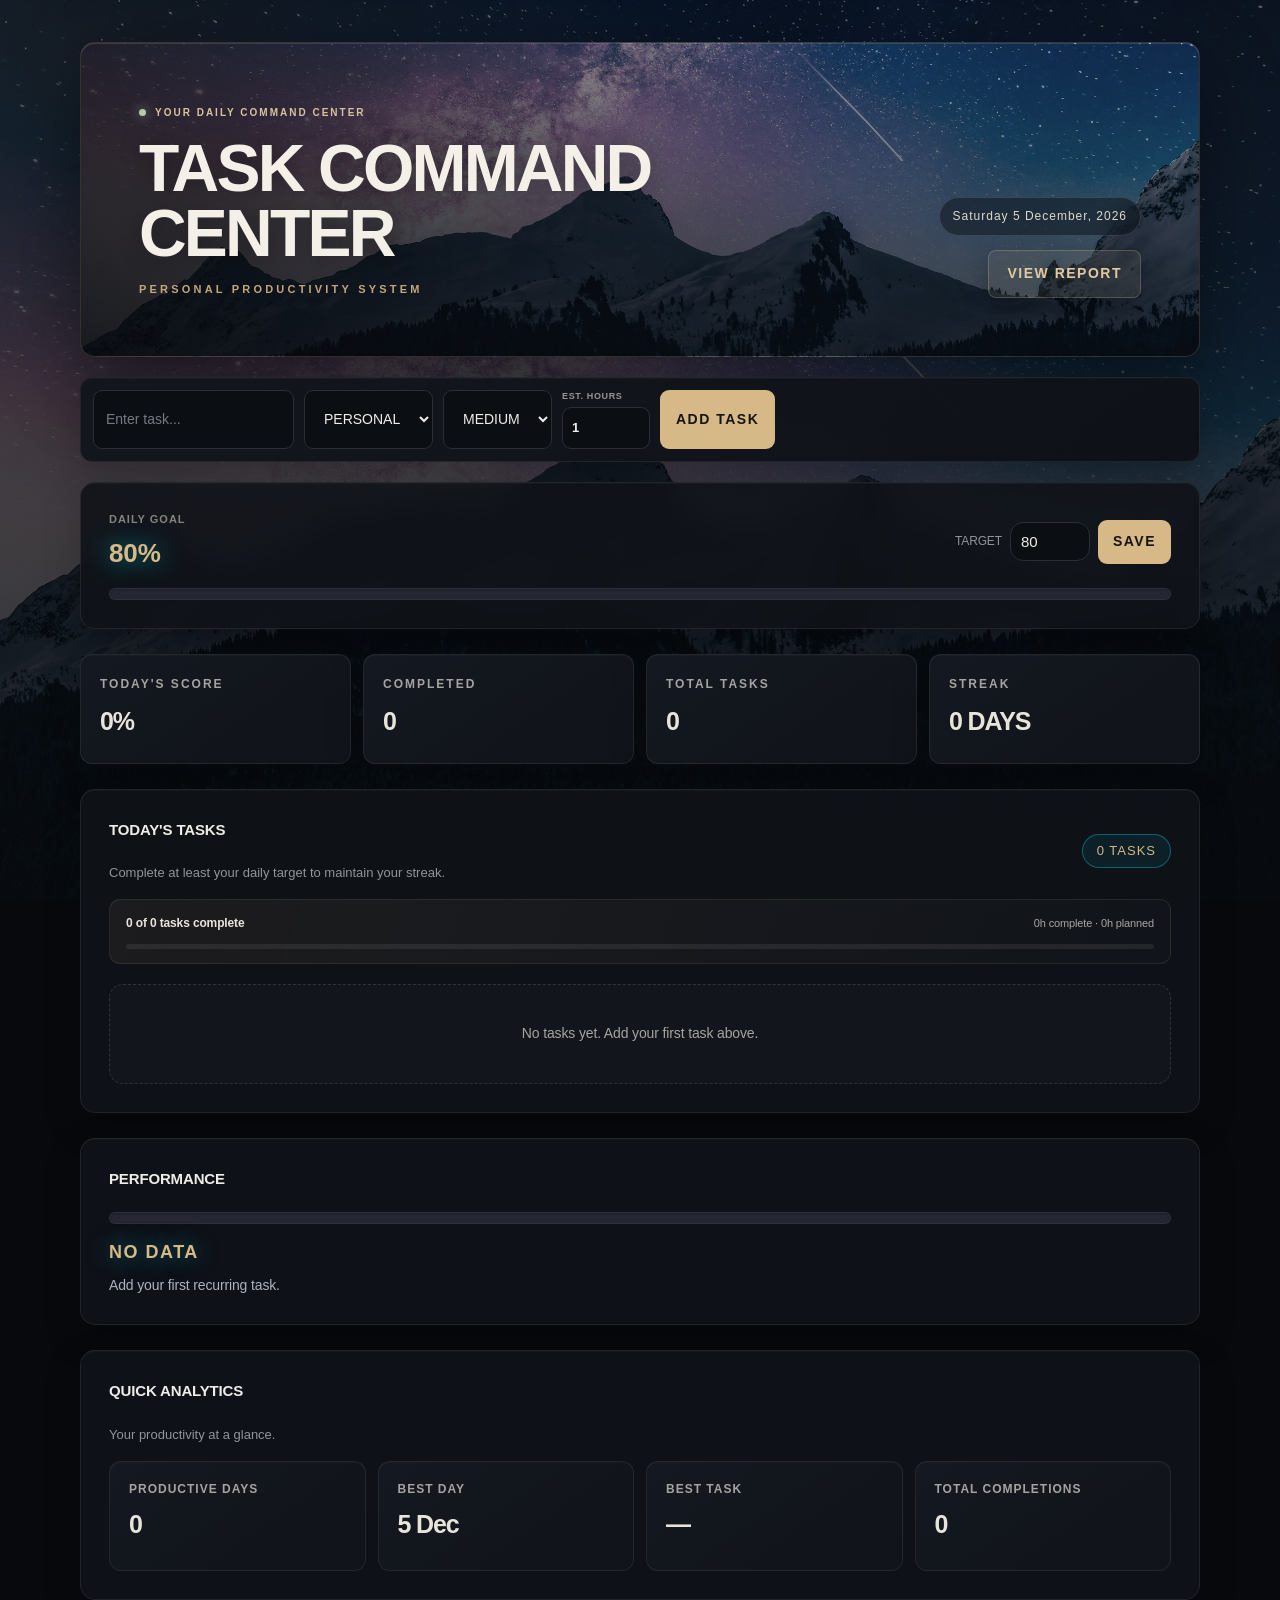
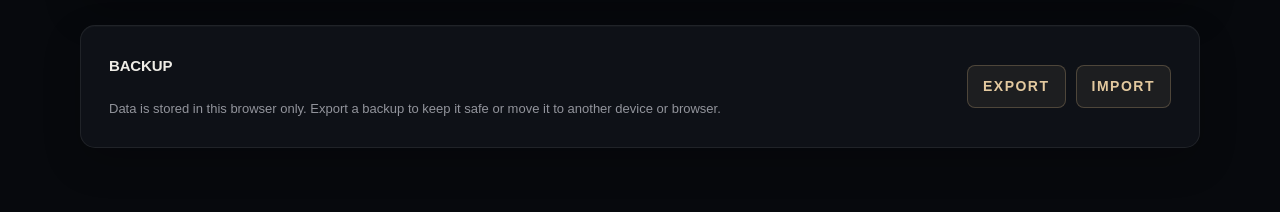
<file: index.html>
<!DOCTYPE html>
<html lang="en">
<head>
    <meta charset="UTF-8">
    <meta name="viewport" content="width=device-width, initial-scale=1.0, viewport-fit=cover">
    <meta name="theme-color" content="#05080d">
    <meta name="color-scheme" content="dark">
    <meta name="description" content="Task Command Center: a personal productivity tracker with daily goals, streaks and reports.">
    <link rel="icon" href="data:image/svg+xml,%3Csvg xmlns=%27http://www.w3.org/2000/svg%27 viewBox=%270 0 64 64%27%3E%3Crect width=%2764%27 height=%2764%27 rx=%2714%27 fill=%27%2305080d%27/%3E%3Cpath d=%27M16 33l10 10 22-24%27 fill=%27none%27 stroke=%27%2300e5ff%27 stroke-width=%278%27 stroke-linecap=%27round%27 stroke-linejoin=%27round%27/%3E%3C/svg%3E">

    <title>Task Command Center</title>

    <link rel="stylesheet" href="style.css">
</head>

<body class="dashboard-page">

<div class="container">

    <header class="dashboard-hero">
        <div class="dashboard-hero-copy">
            <span class="hero-kicker">
                <i></i>
                YOUR DAILY COMMAND CENTER
            </span>
            <h1>TASK COMMAND CENTER</h1>
            <p>PERSONAL PRODUCTIVITY SYSTEM</p>
        </div>

        <div class="header-actions">
            <div class="date" id="date"></div>

            <div class="header-buttons">
                <button class="secondary-btn"
                        onclick="location.href='reports.html'">
                    VIEW REPORT
                </button>
            </div>
        </div>
    </header>


    <!-- ADD TASK -->

    <section class="add-task">

        <input
            type="text"
            id="taskInput"
            placeholder="Enter task..."
        >

        <select id="categoryInput">
            <option value="PERSONAL">PERSONAL</option>
            <option value="GATE">GATE</option>
            <option value="CODING">CODING</option>
            <option value="FITNESS">FITNESS</option>
            <option value="STUDY">STUDY</option>
            <option value="OTHER">OTHER</option>
        </select>

        <select id="priorityInput">
            <option value="HIGH">HIGH</option>
            <option value="MEDIUM" selected>MEDIUM</option>
            <option value="LOW">LOW</option>
        </select>

        <label class="task-hours-input">
            <span>EST. HOURS</span>
            <input
                type="number"
                id="taskHoursInput"
                min="0.25"
                max="24"
                step="0.25"
                value="1"
                required
                aria-label="Estimated task hours"
            >
        </label>

        <button onclick="addTask()">
            ADD TASK
        </button>

    </section>


    <!-- DAILY GOAL -->

    <section class="goal-section">

        <div class="goal-header">
            <div>
                <span class="section-label">
                    DAILY GOAL
                </span>

                <strong id="goalText">
                    80%
                </strong>
            </div>

            <div class="goal-control">
                <label for="goalInput">
                    TARGET
                </label>

                <input
                    type="number"
                    id="goalInput"
                    min="1"
                    max="100"
                    value="80"
                >

                <button onclick="saveGoal()">
                    SAVE
                </button>
            </div>
        </div>

        <div class="progress goal-progress">
            <div id="goalProgressBar"></div>
        </div>

    </section>


    <!-- STATS -->

    <section class="stats">

        <div class="card">
            <span>TODAY'S SCORE</span>
            <strong id="score">0%</strong>
        </div>

        <div class="card">
            <span>COMPLETED</span>
            <strong id="completed">0</strong>
        </div>

        <div class="card">
            <span>TOTAL TASKS</span>
            <strong id="total">0</strong>
        </div>

        <div class="card">
            <span>STREAK</span>
            <strong id="streak">0 DAYS</strong>
        </div>

    </section>


    <!-- TASKS -->

    <section class="tasks">

        <div class="section-heading">
            <div>
                <h2>TODAY'S TASKS</h2>
                <p class="section-subtitle">
                    Complete at least your daily target to maintain your streak.
                </p>
            </div>

            <div id="taskCount" class="task-count">
                0 TASKS
            </div>
        </div>

        <div class="task-overview">
            <div class="task-overview-copy">
                <strong id="taskSummary">0 of 0 tasks complete</strong>
                <span id="taskTimeSummary">0h complete · 0h planned</span>
            </div>
            <div
                class="task-overview-track"
                role="meter"
                aria-label="Today's task completion"
                aria-valuemin="0"
                aria-valuemax="0"
                aria-valuenow="0"
            >
                <span id="taskCompletionBar"></span>
            </div>
        </div>

        <div id="taskList"></div>

    </section>


    <!-- PERFORMANCE -->

    <section class="report">

        <h2>PERFORMANCE</h2>

        <div class="progress">
            <div id="progressBar"></div>
        </div>

        <h3 id="performanceStatus">
            NO DATA
        </h3>

        <p id="reportText">
            Start completing tasks to generate your report.
        </p>

    </section>


    <!-- QUICK ANALYTICS -->

    <section class="report">

        <div class="section-heading">
            <div>
                <h2>QUICK ANALYTICS</h2>
                <p class="section-subtitle">
                    Your productivity at a glance.
                </p>
            </div>
        </div>

        <div class="analytics-grid">

            <div class="analytics-card">
                <span>PRODUCTIVE DAYS</span>
                <strong id="productiveDays">0</strong>
            </div>

            <div class="analytics-card">
                <span>BEST DAY</span>
                <strong id="bestDay">—</strong>
            </div>

            <div class="analytics-card">
                <span>BEST TASK</span>
                <strong id="bestTask">—</strong>
            </div>

            <div class="analytics-card">
                <span>TOTAL COMPLETIONS</span>
                <strong id="totalCompletions">0</strong>
            </div>

        </div>

    </section>

    <!-- BACKUP -->

    <section class="report backup-section">

        <div class="section-heading">
            <div>
                <h2>BACKUP</h2>
                <p class="section-subtitle">
                    Data is stored in this browser only. Export a backup to
                    keep it safe or move it to another device or browser.
                </p>
            </div>

            <div class="backup-actions">
                <button class="secondary-btn" onclick="exportData()">
                    EXPORT
                </button>

                <button class="secondary-btn"
                        onclick="document.getElementById('importFile').click()">
                    IMPORT
                </button>

                <input
                    type="file"
                    id="importFile"
                    accept="application/json,.json"
                    hidden
                    onchange="importData(event)"
                >
            </div>
        </div>

    </section>

</div>

<script src="app.js"></script>

</body>
</html>
</file>
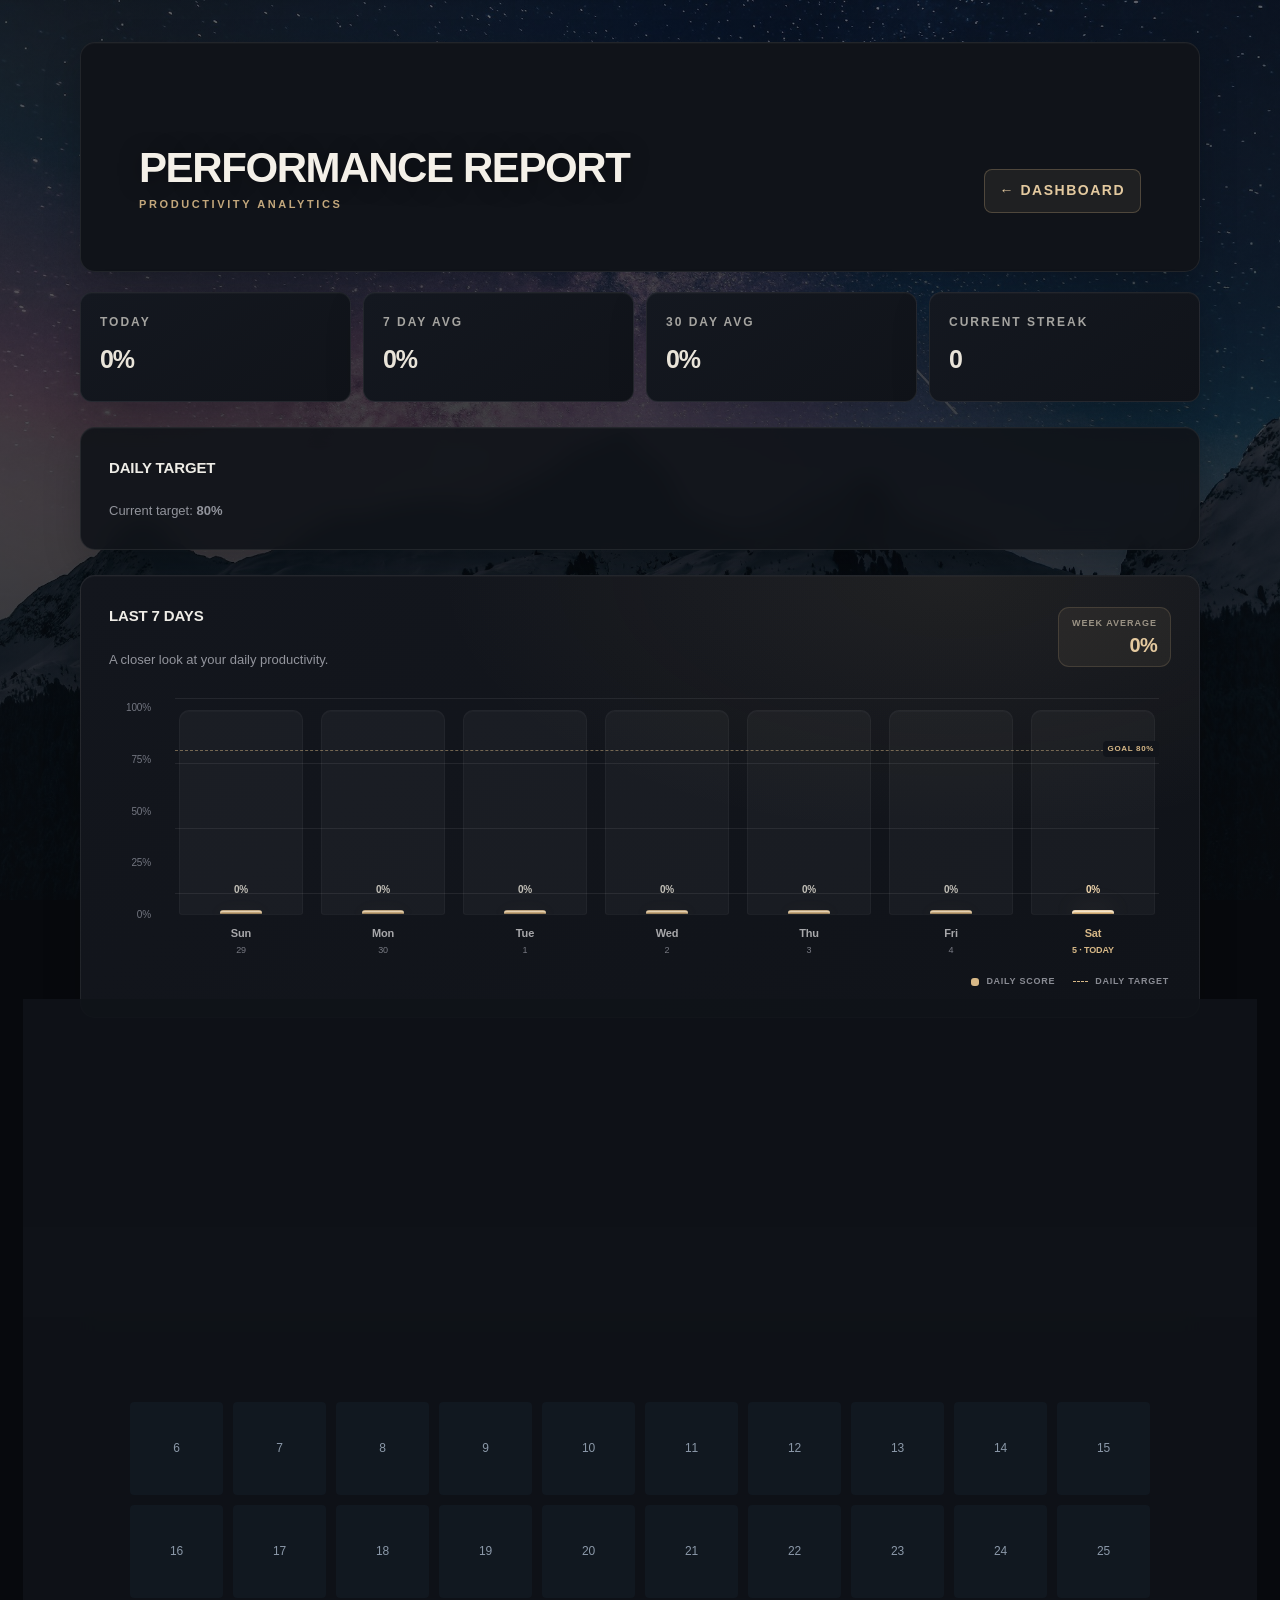
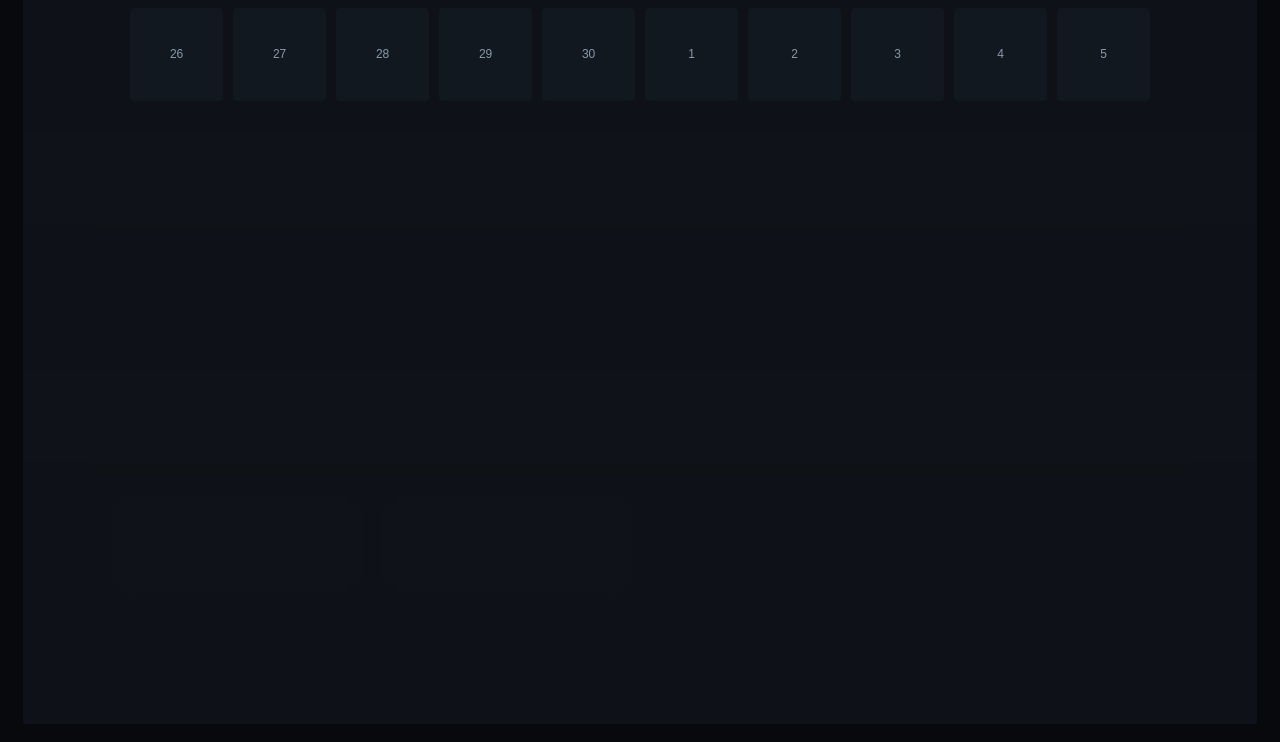
<file: reports.html>
<!DOCTYPE html>
<html lang="en">

<head>

    <meta charset="UTF-8">

    <meta
        name="viewport"
        content="width=device-width, initial-scale=1.0, viewport-fit=cover"
    >

    <meta name="theme-color" content="#05080d">
    <meta name="color-scheme" content="dark">

    <link rel="icon" href="data:image/svg+xml,%3Csvg xmlns=%27http://www.w3.org/2000/svg%27 viewBox=%270 0 64 64%27%3E%3Crect width=%2764%27 height=%2764%27 rx=%2714%27 fill=%27%2305080d%27/%3E%3Cpath d=%27M16 33l10 10 22-24%27 fill=%27none%27 stroke=%27%2300e5ff%27 stroke-width=%278%27 stroke-linecap=%27round%27 stroke-linejoin=%27round%27/%3E%3C/svg%3E">

    <title>Task Reports</title>

    <link rel="stylesheet" href="style.css">

</head>

<body>

<div class="container">

    <header>

        <div>

            <h1>PERFORMANCE REPORT</h1>

            <p>PRODUCTIVITY ANALYTICS</p>

        </div>

        <button
            class="secondary-btn"
            onclick="location.href='index.html'"
        >
            ← DASHBOARD
        </button>

    </header>


    <!-- MAIN STATS -->

    <section class="stats">

        <div class="card">

            <span>TODAY</span>

            <strong id="todayScore">
                0%
            </strong>

        </div>


        <div class="card">

            <span>7 DAY AVG</span>

            <strong id="weekScore">
                0%
            </strong>

        </div>


        <div class="card">

            <span>30 DAY AVG</span>

            <strong id="monthScore">
                0%
            </strong>

        </div>


        <div class="card">

            <span>CURRENT STREAK</span>

            <strong id="currentStreak">
                0
            </strong>

        </div>

    </section>


    <!-- DAILY GOAL -->

    <section class="report">

        <h2>DAILY TARGET</h2>

        <p class="section-subtitle">
            Current target:
            <strong id="reportGoal">80%</strong>
        </p>

    </section>


    <!-- WEEKLY CHART -->

    <section class="report weekly-report">

        <div class="section-heading">
            <div>
                <h2>LAST 7 DAYS</h2>
                <p class="section-subtitle">
                    A closer look at your daily productivity.
                </p>
            </div>
            <div class="weekly-average">
                <span>WEEK AVERAGE</span>
                <strong id="weeklyAverage">0%</strong>
            </div>
        </div>

        <div class="weekly-chart-shell">
            <div class="weekly-chart-axis" aria-hidden="true">
                <span>100%</span>
                <span>75%</span>
                <span>50%</span>
                <span>25%</span>
                <span>0%</span>
            </div>
            <div class="weekly-chart-plot">
                <div class="weekly-goal-line" aria-hidden="true">
                    <span>GOAL <strong id="weeklyGoalLabel">80%</strong></span>
                </div>
                <div
                    class="chart weekly-chart"
                    id="weeklyChart"
                    role="img"
                    aria-label="Daily productivity scores for the last seven days"
                ></div>
            </div>
        </div>

        <div class="weekly-chart-legend">
            <span><i class="legend-bar"></i> DAILY SCORE</span>
            <span><i class="legend-goal"></i> DAILY TARGET</span>
        </div>

    </section>


    <!-- CONSISTENCY -->

    <section class="report">

        <h2>TASK CONSISTENCY</h2>

        <div id="taskConsistency"></div>

    </section>


    <!-- ACTIVITY -->

    <section class="report">

        <div class="section-heading">
            <div>
                <h2>30 DAY ACTIVITY</h2>
                <p class="section-subtitle">
                    Select any day to view its report.
                </p>
            </div>
        </div>

        <div id="activityCalendar" aria-label="Activity calendar for the last 30 days"></div>

    </section>

    <dialog class="day-report-dialog" id="dayReportDialog" aria-labelledby="dayReportTitle">
        <div class="day-report-content">
            <button class="day-report-close secondary-btn" id="closeDayReport" type="button" aria-label="Close">
                &times;
            </button>
            <p class="day-report-eyebrow" id="dayReportEyebrow">DATE SELECTED</p>
            <h2 id="dayReportTitle"></h2>

            <div id="dayReportPrompt">
                <p class="section-subtitle">Would you like to see this day's report?</p>
                <div class="day-report-actions">
                    <button class="secondary-btn" id="cancelDayReport" type="button">CANCEL</button>
                    <button id="seeDayReport" type="button">SEE REPORT</button>
                </div>
            </div>

            <div id="dayReportDetails" hidden>
                <div class="day-report-score">
                    <span>PRODUCTIVITY</span>
                    <strong id="dayReportScore">0%</strong>
                </div>
                <p class="day-report-summary" id="dayReportSummary"></p>
                <ul class="day-report-tasks" id="dayReportTasks"></ul>
                <p class="day-report-empty" id="dayReportEmpty" hidden>No tasks were set up for this day.</p>
            </div>
        </div>
    </dialog>


    <!-- ADVANCED ANALYTICS -->

    <section class="report">

        <h2>ADVANCED ANALYTICS</h2>

        <div class="analytics-grid">

            <div class="analytics-card">

                <span>
                    PRODUCTIVE DAYS
                </span>

                <strong id="productiveDays">
                    0
                </strong>

            </div>


            <div class="analytics-card">

                <span>
                    BEST DAY
                </span>

                <strong id="bestDay">
                    —
                </strong>

            </div>


            <div class="analytics-card">

                <span>
                    MOST CONSISTENT TASK
                </span>

                <strong id="bestTask">
                    —
                </strong>

            </div>


            <div class="analytics-card">

                <span>
                    TOTAL COMPLETIONS
                </span>

                <strong id="totalCompletions">
                    0
                </strong>

            </div>

        </div>

    </section>


    <!-- STREAK -->

    <section class="report">

        <h2>STREAK RECORD</h2>

        <div class="stats">

            <div class="card">

                <span>
                    CURRENT STREAK
                </span>

                <strong id="currentStreak2">
                    0 DAYS
                </strong>

            </div>


            <div class="card">

                <span>
                    BEST STREAK
                </span>

                <strong id="bestStreak2">
                    0 DAYS
                </strong>

            </div>

        </div>

    </section>

</div>


<script src="reports.js"></script>

</body>

</html>
</file>
<file: style.css>
* {
    margin: 0;
    padding: 0;
    box-sizing: border-box;
}

:root {
    --bg: #05080d;
    --panel: #0b1018;
    --panel2: #101721;
    --line: #1c2835;
    --cyan: #00e5ff;
    --green: #00e676;
    --orange: #ff9800;
    --red: #ff3b30;
    --text: #f4f7fb;
    --muted: #8b98a8;
}

body {
    font-family: Arial, sans-serif;
    background:
        linear-gradient(135deg, rgba(4, 9, 17, 0.72), rgba(4, 9, 17, 0.48)),
        url("focus-night-sky.jpg") center/cover no-repeat fixed;
    color: var(--text);
    min-height: 100vh;
}

.container {
    width: 92%;
    max-width: 1350px;
    margin: auto;
    padding: 35px 0 60px;
}

/* ==========================================
   HEADER
   ========================================== */

header {
    display: flex;
    justify-content: space-between;
    align-items: center;
    padding: 25px;
    background: rgba(10, 15, 23, 0.92);
    border: 1px solid rgba(0, 229, 255, 0.2);
    border-radius: 15px;
    margin-bottom: 25px;
}

h1 {
    font-size: 30px;
    letter-spacing: 3px;
}

header p {
    color: var(--cyan);
    margin-top: 8px;
    letter-spacing: 2px;
}

.date {
    color: #aaa;
    margin-bottom: 12px;
}

.header-actions {
    text-align: right;
}

/* ==========================================
   BUTTONS
   ========================================== */

button {
    padding: 14px 22px;
    border: none;
    border-radius: 9px;
    background: var(--cyan);
    color: #001014;
    font-weight: bold;
    cursor: pointer;
    transition: .2s;
}

button:hover {
    transform: translateY(-1px);
    box-shadow: 0 0 20px rgba(0, 229, 255, .45);
}

.secondary-btn {
    background: transparent;
    color: var(--cyan);
    border: 1px solid var(--cyan);
}

/* ==========================================
   ADD TASK
   ========================================== */

.add-task {
    display: grid;
    grid-template-columns: 1fr 170px 150px auto;
    gap: 10px;
    margin-bottom: 20px;
}
.add-task input,
.add-task select,

.goal-control input {
    padding: 15px;
    background: #0b1018;
    border: 1px solid #263241;
    border-radius: 10px;
    color: white;
    font-size: 15px;
    outline: none;
}
.add-task input:focus,
.add-task select:focus,

.goal-control input:focus {
    border-color: var(--cyan);
}

select option {
    background: #0b1018;
    color: white;
}

/* ==========================================
   GOAL
   ========================================== */

.goal-section {
    background: var(--panel);
    padding: 22px;
    border-radius: 15px;
    border: 1px solid var(--line);
    margin-bottom: 25px;
}

.goal-header {
    display: flex;
    justify-content: space-between;
    align-items: center;
    margin-bottom: 15px;
}

.section-label {
    display: block;
    color: var(--muted);
    font-size: 12px;
    letter-spacing: 2px;
}

#goalText {
    display: block;
    margin-top: 5px;
    color: var(--cyan);
    font-size: 26px;
}

.goal-control {
    display: flex;
    align-items: center;
    gap: 8px;
}

.goal-control label {
    color: var(--muted);
    font-size: 12px;
}

.goal-control input {
    width: 80px;
    padding: 10px;
}

.goal-control button {
    padding: 10px 14px;
}

.goal-progress {
    margin-bottom: 0 !important;
}

/* ==========================================
   STATS
   ========================================== */

.stats {
    display: grid;
    grid-template-columns: repeat(4, 1fr);
    gap: 15px;
    margin-bottom: 25px;
}

.card {
    background: var(--panel);
    padding: 25px;
    border-radius: 15px;
    border: 1px solid var(--line);
}

.card span {
    color: #7d8a9a;
    font-size: 13px;
    letter-spacing: 1px;
}

.card strong {
    display: block;
    margin-top: 10px;
    font-size: 30px;
    color: var(--cyan);
}

/* ==========================================
   TASK SECTION
   ========================================== */

.tasks {
    background: var(--panel);
    padding: 25px;
    border-radius: 15px;
    border: 1px solid var(--line);
    margin-bottom: 25px;
}

.section-heading {
    display: flex;
    justify-content: space-between;
    align-items: center;
    margin-bottom: 20px;
}

h2 {
    margin-bottom: 5px;
    letter-spacing: 2px;
}

.section-subtitle {
    color: var(--muted);
    font-size: 13px;
}

.task-count {
    color: var(--cyan);
    font-size: 13px;
    letter-spacing: 1px;
}

/* TASK TABLE */

.task-table-header {
    display: grid;
    grid-template-columns: 70px 1fr 150px 120px 90px;
    gap: 15px;
    padding: 10px 15px;
    color: #667588;
    font-size: 11px;
    letter-spacing: 1px;
}

.task {
    display: grid;
    grid-template-columns: 55px 1fr 150px 120px 90px;
    gap: 15px;
    align-items: center;
    padding: 15px;
    margin-bottom: 10px;
    background: var(--panel2);
    border-radius: 10px;
    border-left: 4px solid var(--cyan);
    transition: .2s;
}

.task:hover {
    transform: translateX(2px);
    background: #131c27;
}

.task.completed {
    opacity: .55;
    border-left-color: var(--green);
}

.task.completed .task-name {
    text-decoration: line-through;
}

.task-checkbox {
    width: 20px;
    height: 20px;
    cursor: pointer;
}

.task-name {
    font-weight: 600;
    word-break: break-word;
}
.category-badge,

.priority-badge {
    display: inline-block;
    padding: 6px 9px;
    border-radius: 6px;
    font-size: 10px;
    font-weight: bold;
    letter-spacing: .7px;
    text-align: center;
}

.category-badge {
    background: rgba(0, 229, 255, .1);
    color: var(--cyan);
}

.priority-high {
    background: rgba(255, 59, 48, .15);
    color: #ff6b63;
}

.priority-medium {
    background: rgba(255, 152, 0, .15);
    color: #ffad33;
}

.priority-low {
    background: rgba(0, 230, 118, .15);
    color: #42f49a;
}

.delete-btn {
    padding: 8px 10px;
    background: transparent;
    border: 1px solid rgba(255, 59, 48, .5);
    color: #ff6b63;
    font-size: 11px;
}

.delete-btn:hover {
    background: rgba(255, 59, 48, .1);
    box-shadow: none;
}

/* ==========================================
   REPORT
   ========================================== */

.report {
    background: var(--panel);
    padding: 25px;
    border-radius: 15px;
    border: 1px solid var(--line);
    margin-bottom: 25px;
}

.progress {
    width: 100%;
    height: 15px;
    background: #1b2430;
    border-radius: 20px;
    overflow: hidden;
    margin-bottom: 15px;
}
#progressBar,

#goalProgressBar {
    height: 100%;
    width: 0%;
    background: var(--cyan);
    transition: width .4s;
}

#performanceStatus {
    margin: 15px 0 8px;
    font-size: 18px;
    letter-spacing: 1.5px;
    color: var(--cyan);
}

#reportText {
    color: #aab4c0;
}

/* ==========================================
   ANALYTICS
   ========================================== */

.analytics-grid {
    display: grid;
    grid-template-columns: repeat(4, 1fr);
    gap: 15px;
}

.analytics-card {
    background: #080d14;
    border: 1px solid var(--line);
    border-radius: 12px;
    padding: 20px;
}

.analytics-card span {
    display: block;
    color: var(--muted);
    font-size: 11px;
    letter-spacing: 1px;
}

.analytics-card strong {
    display: block;
    margin-top: 10px;
    color: var(--cyan);
    font-size: 22px;
    word-break: break-word;
}

/* ==========================================
   WEEKLY CHART
   ========================================== */

.chart {
    height: 280px;
    display: flex;
    align-items: flex-end;
    justify-content: space-around;
    gap: 15px;
    padding: 20px;
    background: #080d14;
    border-radius: 12px;
}

.chart-column {
    height: 100%;
    flex: 1;
    display: flex;
    flex-direction: column;
    justify-content: flex-end;
    align-items: center;
    gap: 10px;
}

.bar-container {
    height: 220px;
    width: 100%;
    display: flex;
    align-items: flex-end;
    justify-content: center;
}

.bar {
    width: 45px;
    min-height: 3px;
    background: var(--cyan);
    border-radius: 7px 7px 0 0;
    position: relative;
    transition: height .5s ease;
}

.bar:hover {
    box-shadow: 0 0 15px rgba(0, 229, 255, .7);
}

.bar span {
    position: absolute;
    top: -25px;
    left: 50%;
    transform: translateX(-50%);
    font-size: 11px;
    color: var(--cyan);
}

.day {
    color: #8b98a8;
    font-size: 13px;
}

/* ==========================================
   MINI PROGRESS
   ========================================== */

.mini-progress {
    width: 250px;
    height: 7px;
    background: #1b2430;
    border-radius: 10px;
    margin-top: 8px;
    overflow: hidden;
}

.mini-progress div {
    height: 100%;
    background: var(--cyan);
    border-radius: 10px;
}

/* ==========================================
   30 DAY ACTIVITY
   ========================================== */

#activityCalendar {
    display: grid;
    grid-template-columns: repeat(10, 1fr);
    gap: 10px;
    padding: 20px;
    background: #080d14;
    border-radius: 12px;
}

.activity-cell {
    aspect-ratio: 1;
    min-height: 45px;
    display: flex;
    align-items: center;
    justify-content: center;
    border-radius: 8px;
    font-size: 12px;
    color: #8b98a8;
    border: 1px solid #1b2430;
    transition: .2s;
    cursor: pointer;
}

.activity-cell:hover {
    transform: scale(1.08);
    color: white;
}

.level-0 {
    background: #111820;
}

.level-1 {
    background: #064653;
}

.level-2 {
    background: #087d91;
}

.level-3 {
    background: #00b8d4;
}

.level-4 {
    background: var(--cyan);
    color: #001014;
    font-weight: bold;
}

/* ==========================================
   HISTORY
   ========================================== */

.history-row {
    display: grid;
    grid-template-columns: 1fr 120px 100px;
    gap: 15px;
    align-items: center;
    padding: 13px 15px;
    margin-bottom: 8px;
    background: var(--panel2);
    border-radius: 9px;
}

.history-date {
    color: #cbd5e1;
}

.history-score {
    color: var(--cyan);
    font-weight: bold;
    text-align: right;
}

.history-status {
    font-size: 11px;
    text-align: center;
    padding: 5px;
    border-radius: 5px;
}

.status-good {
    color: var(--green);
    background: rgba(0,230,118,.1);
}

.status-bad {
    color: #ff6b63;
    background: rgba(255,59,48,.1);
}

/* ==========================================
   EMPTY STATE
   ========================================== */

.empty-state {
    text-align: center;
    padding: 35px;
    color: var(--muted);
    border: 1px dashed #263241;
    border-radius: 10px;
}

/* ==========================================
   RESPONSIVE
   ========================================== */

@media (max-width: 900px) {

    .add-task {
        grid-template-columns: 1fr 1fr;
    }

    .add-task input {
        grid-column: 1 / -1;
    }

    .stats {
        grid-template-columns: repeat(2, 1fr);
    }

    .analytics-grid {
        grid-template-columns: repeat(2, 1fr);
    }

    .task-table-header {
        display: none;
    }

    .task {
        grid-template-columns: 40px 1fr;
    }
    .task > .category-badge,
    .task > .priority-badge,

    .task > .delete-btn {
        grid-column: 2;
        width: fit-content;
    }

    .goal-header {
        align-items: flex-start;
        gap: 20px;
    }
}

@media (max-width: 600px) {

    .container {
        width: 94%;
        padding-top: 20px;
    }

    header {
        flex-direction: column;
        align-items: flex-start;
        gap: 15px;
    }

    .header-actions {
        text-align: left;
    }

    h1 {
        font-size: 22px;
    }

    .add-task {
        grid-template-columns: 1fr;
    }

    .add-task input {
        grid-column: auto;
    }

    .stats {
        grid-template-columns: 1fr;
    }

    .analytics-grid {
        grid-template-columns: 1fr;
    }

    .goal-header {
        flex-direction: column;
    }

    .goal-control {
        width: 100%;
    }

    .goal-control input {
        flex: 1;
    }

    .mini-progress {
        width: 120px;
    }

    #activityCalendar {
        grid-template-columns: repeat(6, 1fr);
    }

    .activity-cell {
        min-height: 35px;
    }

    .history-row {
        grid-template-columns: 1fr 70px;
    }

    .history-status {
        grid-column: 2;
        grid-row: 1;
    }
}

/* ==========================================
   BROWSER / WEBSITE ENHANCEMENTS
   ========================================== */

html {
    -webkit-text-size-adjust: 100%;
    text-size-adjust: 100%;
    color-scheme: dark;
}

body {
    min-height: 100vh;
    min-height: 100dvh;
    padding-left: env(safe-area-inset-left);
    padding-right: env(safe-area-inset-right);
    padding-bottom: env(safe-area-inset-bottom);
    background-attachment: fixed;
    overflow-x: hidden;
}
button,
input,

select {
    font-family: inherit;
}
button:focus-visible,
input:focus-visible,
select:focus-visible,

.activity-cell:focus-visible {
    outline: 2px solid var(--cyan);
    outline-offset: 2px;
}

.task-checkbox {
    accent-color: var(--cyan);
}
.add-task select,

.add-task input {
    min-width: 0;
}

.header-buttons {
    display: flex;
    justify-content: flex-end;
    gap: 10px;
    flex-wrap: wrap;
}

.mini-progress {
    max-width: 100%;
}

.chart-column {
    min-width: 0;
}

.bar {
    width: min(45px, 80%);
}

/* Backup section */

.backup-section {
    margin-bottom: 0;
}

.backup-section .section-heading {
    margin-bottom: 0;
    gap: 20px;
}

.backup-actions {
    display: flex;
    gap: 10px;
    flex-shrink: 0;
}

/* Hover effects only where a real pointer exists */

@media (hover: none) {
    button:hover,
    .task:hover,

    .activity-cell:hover {
        transform: none;
        box-shadow: none;
    }
}

@media (prefers-reduced-motion: reduce) {
    *,
    *::before,

    *::after {
        transition: none !important;
        animation: none !important;
    }
}

/* Tablet */

@media (max-width: 900px) {

    .header-actions {
        flex-shrink: 0;
    }

    .section-heading {
        gap: 15px;
    }

    .history-row {
        grid-template-columns: 1fr 90px 90px;
    }

    .chart {
        gap: 8px;
        padding: 15px 10px;
    }
}

/* Phone */

@media (max-width: 600px) {

    /* 16px stops iOS Safari zooming the page when a field is focused */
    .add-task input,
    .add-task select,

    .goal-control input {
        font-size: 16px;
    }

    button {
        min-height: 44px;
    }
    .delete-btn,

    .goal-control button {
        min-height: 40px;
    }

    header {
        padding: 18px;
    }

    .header-actions {
        width: 100%;
    }

    .header-buttons {
        justify-content: flex-start;
    }

    .date {
        margin-bottom: 10px;
    }
    .card,
    .tasks,
    .report,

    .goal-section {
        padding: 18px;
    }

    .card strong {
        font-size: 26px;
    }

    .section-heading {
        flex-direction: column;
        align-items: flex-start;
    }

    .task {
        grid-template-columns: 32px 1fr;
        gap: 10px;
        padding: 14px;
    }

    .chart {
        height: 240px;
        gap: 4px;
        padding: 12px 6px;
    }

    .bar-container {
        height: 180px;
    }

    .bar span {
        font-size: 9px;
    }

    .day {
        font-size: 11px;
    }

    .mini-progress {
        width: 100%;
    }

    /* Task Consistency rows set an inline 2-column grid */

    #taskConsistency .task {
        grid-template-columns: 1fr 52px !important;
    }

    #activityCalendar {
        gap: 6px;
        padding: 12px;
    }

    .backup-actions {
        width: 100%;
    }

    .backup-actions button {
        flex: 1;
    }
}

@media (max-width: 360px) {

    h1 {
        font-size: 19px;
        letter-spacing: 2px;
    }

    #activityCalendar {
        grid-template-columns: repeat(5, 1fr);
    }
}

/* ==========================================
   CINEMATIC LAYER
   ========================================== */

@property --angle {
    syntax: "<angle>";
    inherits: false;
    initial-value: 0deg;
}

:root {
    --radius: 18px;
    --ease: cubic-bezier(.2, .8, .2, 1);
    --glow: rgba(0, 229, 255, .35);
    --shadow: 0 18px 50px rgba(0, 0, 0, .5);
}

html {
    background: var(--bg);
}

body {
    font-family: -apple-system, BlinkMacSystemFont, "Segoe UI", Inter, Roboto, "Helvetica Neue", Arial, sans-serif;
    line-height: 1.5;
    -webkit-font-smoothing: antialiased;
    background: transparent;
    font-variant-numeric: tabular-nums;
}

/* ---------- LIVING BACKGROUND ---------- */

/* Drifting aurora */

body::before {
    content: "";
    position: fixed;
    inset: -25%;
    z-index: -2;
    pointer-events: none;
    background:
        radial-gradient(40% 35% at 20% 25%, rgba(0, 229, 255, .22), transparent 70%),
        radial-gradient(35% 40% at 80% 20%, rgba(124, 58, 237, .18), transparent 70%),
        radial-gradient(45% 40% at 70% 85%, rgba(255, 59, 48, .14), transparent 70%),
        radial-gradient(30% 30% at 25% 80%, rgba(0, 230, 118, .10), transparent 70%);
    filter: blur(40px);
    animation: aurora 26s ease-in-out infinite alternate;
}

/* Perspective grid + vignette + film grain lines */

body::after {
    content: "";
    position: fixed;
    inset: 0;
    z-index: -1;
    pointer-events: none;
    background:
        radial-gradient(ellipse at center, transparent 40%, rgba(0, 0, 0, .65) 100%),
        repeating-linear-gradient(0deg, rgba(255, 255, 255, .018) 0 1px, transparent 1px 3px),
        linear-gradient(rgba(0, 229, 255, .05) 1px, transparent 1px),
        linear-gradient(90deg, rgba(0, 229, 255, .05) 1px, transparent 1px);
    background-size: 100% 100%, 100% 3px, 64px 64px, 64px 64px;
    animation: gridPan 40s linear infinite;
}

@keyframes aurora {

    0%   { transform: translate3d(-4%, -3%, 0) rotate(0deg) scale(1); }

    50%  { transform: translate3d(5%, 4%, 0) rotate(8deg) scale(1.12); }

    100% { transform: translate3d(-2%, 6%, 0) rotate(-6deg) scale(1.05); }
}

@keyframes gridPan {

    from { background-position: 0 0, 0 0, 0 0, 0 0; }

    to   { background-position: 0 0, 0 0, 0 64px, 64px 0; }
}

.container {
    position: relative;
    z-index: 1;
}

/* ---------- ENTRANCE CHOREOGRAPHY ---------- */

@keyframes rise {

    from { opacity: 0; transform: translateY(34px) scale(.985); filter: blur(8px); }

    to   { opacity: 1; transform: none; filter: blur(0); }
}

@keyframes fadeIn {

    from { opacity: 0; }

    to   { opacity: 1; }
}

@keyframes pop {

    from { opacity: 0; transform: scale(.6); }

    to   { opacity: 1; transform: scale(1); }
}

@keyframes slideIn {

    from { opacity: 0; transform: translateX(-24px); }

    to   { opacity: 1; transform: none; }
}

@keyframes reveal {

    from { clip-path: inset(100% -12px 0 -12px); }

    to   { clip-path: inset(-34px -12px 0 -12px); }
}

.container > * {
    animation: rise .9s var(--ease) both;
}

.container > *:nth-child(1) { animation-delay: 0.14s; }

.container > *:nth-child(2) { animation-delay: 0.23s; }

.container > *:nth-child(3) { animation-delay: 0.32s; }

.container > *:nth-child(4) { animation-delay: 0.41s; }

.container > *:nth-child(5) { animation-delay: 0.5s; }

.container > *:nth-child(6) { animation-delay: 0.59s; }

.container > *:nth-child(7) { animation-delay: 0.68s; }

.container > *:nth-child(8) { animation-delay: 0.77s; }

.container > *:nth-child(9) { animation-delay: 0.86s; }

.stats .card {
    animation: rise .8s var(--ease) both;
}

.stats .card:nth-child(1) { animation-delay: .25s; }

.stats .card:nth-child(2) { animation-delay: .34s; }

.stats .card:nth-child(3) { animation-delay: .43s; }

.stats .card:nth-child(4) { animation-delay: .52s; }

/* Scroll-driven reveal where supported (Chrome, Safari 26+) */

@supports (animation-timeline: view()) {
    .container > .report,
    .container > .tasks,

    .container > .goal-section {
        animation: rise linear both;
        animation-delay: 0s;
        animation-timeline: view();
        animation-range: entry 0% entry 35%;
    }
}

/* ---------- GLASS PANELS ---------- */
header,
.goal-section,
.tasks,
.report,

.card {
    background: linear-gradient(160deg, rgba(18, 27, 40, .72), rgba(8, 12, 19, .78));
    -webkit-backdrop-filter: blur(14px) saturate(140%);
    backdrop-filter: blur(14px) saturate(140%);
    border: 1px solid rgba(255, 255, 255, .07);
    border-radius: var(--radius);
    box-shadow: var(--shadow), inset 0 1px 0 rgba(255, 255, 255, .06);
}

/* Header: rotating light around the edge */

header {
    position: relative;
    isolation: isolate;
    overflow: hidden;
    border-color: transparent;
}

header::before {
    content: "";
    position: absolute;
    inset: 0;
    z-index: -1;
    border-radius: inherit;
    padding: 1.5px;
    background: conic-gradient(from var(--angle), transparent 0 60%, var(--cyan) 80%, #7c3aed 90%, transparent 100%);
    -webkit-mask: linear-gradient(#000 0 0) content-box, linear-gradient(#000 0 0);
    -webkit-mask-composite: xor;
    mask: linear-gradient(#000 0 0) content-box exclude, linear-gradient(#000 0 0);
    mask-composite: exclude;
    animation: spin 6s linear infinite;
}

/* Light sweep across the header */

header::after {
    content: "";
    position: absolute;
    top: 0;
    bottom: 0;
    left: -40%;
    width: 30%;
    pointer-events: none;
    background: linear-gradient(100deg, transparent, rgba(255, 255, 255, .06), transparent);
    transform: skewX(-20deg);
    animation: sweep 7s ease-in-out infinite 1.5s;
}

@keyframes spin {

    to { --angle: 360deg; }
}

@keyframes sweep {

    0%, 55% { left: -40%; }

    100%    { left: 140%; }
}

/* ---------- TYPOGRAPHY ---------- */

h1 {
    font-weight: 800;
    letter-spacing: 6px;
    background: linear-gradient(90deg, #fff 0%, var(--cyan) 45%, #7c3aed 100%);
    background-size: 200% 100%;
    -webkit-background-clip: text;
    background-clip: text;
    -webkit-text-fill-color: transparent;
    animation: titleFlow 8s ease-in-out infinite alternate;
    filter: drop-shadow(0 0 18px rgba(0, 229, 255, .35));
}

@keyframes titleFlow {

    from { background-position: 0% 50%; }

    to   { background-position: 100% 50%; }
}

header p {
    letter-spacing: 4px;
    font-size: 12px;
    opacity: .9;
}

h2 {
    position: relative;
    font-size: 17px;
    letter-spacing: 3px;
    padding-bottom: 10px;
    margin-bottom: 12px;
}

h2::after {
    content: "";
    position: absolute;
    left: 0;
    bottom: 0;
    width: 44px;
    height: 2px;
    border-radius: 2px;
    background: linear-gradient(90deg, var(--cyan), transparent);
    transition: width .5s var(--ease);
}
.report:hover h2::after,

.tasks:hover h2::after {
    width: 120px;
}

.date {
    letter-spacing: 1px;
    color: #9fb3c8;
}

/* ---------- BUTTONS ---------- */

button {
    position: relative;
    overflow: hidden;
    border-radius: 12px;
    font-size: 12px;
    letter-spacing: 1.5px;
    background: linear-gradient(135deg, #19eaff, #00b4d8);
    box-shadow: 0 6px 20px rgba(0, 229, 255, .28);
    transition: transform .25s var(--ease), box-shadow .25s, background .25s;
}

button::after {
    content: "";
    position: absolute;
    top: 0;
    left: -80%;
    width: 50%;
    height: 100%;
    background: linear-gradient(100deg, transparent, rgba(255, 255, 255, .55), transparent);
    transform: skewX(-20deg);
    transition: left .6s var(--ease);
}

button:hover {
    transform: translateY(-2px);
    box-shadow: 0 10px 30px var(--glow), 0 0 0 1px rgba(0, 229, 255, .4);
}

button:hover::after {
    left: 140%;
}

button:active {
    transform: translateY(0) scale(.97);
}

.secondary-btn {
    background: rgba(0, 229, 255, .06);
    border: 1px solid rgba(0, 229, 255, .6);
    box-shadow: inset 0 0 14px rgba(0, 229, 255, .08);
}

.secondary-btn:hover {
    background: rgba(0, 229, 255, .16);
}

.delete-btn {
    background: transparent;
    box-shadow: none;
    border-radius: 9px;
}

.delete-btn::after {
    display: none;
}

.delete-btn:hover {
    background: rgba(255, 59, 48, .14);
    box-shadow: 0 0 18px rgba(255, 59, 48, .3);
}

/* ---------- INPUTS ---------- */
.add-task input,
.add-task select,

.goal-control input {
    background: rgba(6, 10, 16, .75);
    -webkit-backdrop-filter: blur(8px);
    backdrop-filter: blur(8px);
    border: 1px solid rgba(255, 255, 255, .09);
    border-radius: 13px;
    transition: border-color .25s, box-shadow .25s, background .25s;
}
.add-task input:focus,
.add-task select:focus,

.goal-control input:focus {
    background: rgba(8, 14, 22, .95);
    box-shadow: 0 0 0 3px rgba(0, 229, 255, .15), 0 0 28px rgba(0, 229, 255, .18);
}

/* ---------- STAT CARDS ---------- */

.card {
    position: relative;
    overflow: hidden;
    transition: transform .4s var(--ease), box-shadow .4s, border-color .4s;
}

.card::before {
    content: "";
    position: absolute;
    inset: 0;
    pointer-events: none;
    background: radial-gradient(120% 90% at 0% 0%, rgba(0, 229, 255, .14), transparent 55%);
    opacity: .7;
    transition: opacity .4s;
}

.card::after {
    content: "";
    position: absolute;
    left: 0;
    right: 0;
    top: 0;
    height: 2px;
    background: linear-gradient(90deg, var(--cyan), #7c3aed, transparent);
}

.card:hover {
    transform: translateY(-6px);
    border-color: rgba(0, 229, 255, .35);
    box-shadow: 0 24px 60px rgba(0, 0, 0, .55), 0 0 40px rgba(0, 229, 255, .15);
}

.card:hover::before {
    opacity: 1;
}

.card span {
    position: relative;
    letter-spacing: 2px;
    font-size: 11px;
}

.card strong {
    position: relative;
    font-size: 34px;
    font-weight: 800;
    text-shadow: 0 0 24px rgba(0, 229, 255, .55);
}

#goalText {
    text-shadow: 0 0 24px rgba(0, 229, 255, .6);
}

/* ---------- TASKS ---------- */

.task {
    position: relative;
    background: linear-gradient(90deg, rgba(255, 255, 255, .04), rgba(255, 255, 255, .015));
    border: 1px solid rgba(255, 255, 255, .05);
    border-left: 4px solid var(--cyan);
    border-radius: 14px;
    transition: transform .3s var(--ease), background .3s, box-shadow .3s, opacity .3s;
}

.task:has(.priority-high)   { border-left-color: var(--red); }

.task:has(.priority-medium) { border-left-color: var(--orange); }

.task:has(.priority-low)    { border-left-color: var(--green); }

.task.completed {
    border-left-color: var(--green) !important;
}

.task:hover {
    transform: translateX(6px);
    background: linear-gradient(90deg, rgba(0, 229, 255, .09), rgba(255, 255, 255, .02));
    box-shadow: -8px 0 28px -10px rgba(0, 229, 255, .45), 0 10px 30px rgba(0, 0, 0, .35);
}

.task-count {
    padding: 6px 14px;
    border-radius: 999px;
    border: 1px solid rgba(0, 229, 255, .35);
    background: rgba(0, 229, 255, .07);
}

/* Custom checkbox */

.task-checkbox {
    -webkit-appearance: none;
    appearance: none;
    width: 24px;
    height: 24px;
    border: 2px solid rgba(0, 229, 255, .55);
    border-radius: 8px;
    background: rgba(0, 0, 0, .35);
    display: grid;
    place-content: center;
    cursor: pointer;
    transition: background .25s, box-shadow .25s, transform .2s var(--ease);
}

.task-checkbox:hover {
    box-shadow: 0 0 16px rgba(0, 229, 255, .45);
    transform: scale(1.1);
}

.task-checkbox::before {
    content: "";
    width: 11px;
    height: 6px;
    border-left: 3px solid #001014;
    border-bottom: 3px solid #001014;
    transform: rotate(-45deg) scale(0);
    margin-top: -2px;
    transition: transform .25s var(--ease);
}

.task-checkbox:checked {
    background: linear-gradient(135deg, var(--green), #00c853);
    border-color: var(--green);
    box-shadow: 0 0 18px rgba(0, 230, 118, .55);
}

.task-checkbox:checked::before {
    transform: rotate(-45deg) scale(1);
}
.category-badge,

.priority-badge {
    border-radius: 999px;
    padding: 6px 13px;
    border: 1px solid currentColor;
}

.priority-high {
    box-shadow: 0 0 14px rgba(255, 59, 48, .25);
}

/* ---------- PROGRESS ---------- */

.progress {
    height: 12px;
    background: rgba(255, 255, 255, .06);
    box-shadow: inset 0 1px 3px rgba(0, 0, 0, .5);
}
#progressBar,
#goalProgressBar,

.mini-progress div {
    position: relative;
    background:
        linear-gradient(100deg, transparent 30%, rgba(255, 255, 255, .45) 50%, transparent 70%) 0 0 / 200% 100% no-repeat,
        linear-gradient(90deg, #0097b2, var(--cyan));
    box-shadow: 0 0 16px var(--glow);
    animation: shimmer 2.8s ease-in-out infinite;
    transition: width 1.1s var(--ease);
}

@keyframes shimmer {

    from { background-position: 200% 0, 0 0; }

    to   { background-position: -100% 0, 0 0; }
}

/* ---------- ANALYTICS ---------- */

.analytics-card {
    background: rgba(4, 7, 12, .6);
    border: 1px solid rgba(255, 255, 255, .06);
    border-radius: 14px;
    transition: transform .35s var(--ease), border-color .35s, box-shadow .35s;
}

.analytics-card:hover {
    transform: translateY(-4px);
    border-color: rgba(0, 229, 255, .4);
    box-shadow: 0 14px 34px rgba(0, 0, 0, .45), 0 0 26px rgba(0, 229, 255, .12);
}

.analytics-card strong {
    text-shadow: 0 0 18px rgba(0, 229, 255, .45);
}

/* ---------- CHARTS ---------- */
.chart,

#activityCalendar {
    background:
        linear-gradient(rgba(255, 255, 255, .03) 1px, transparent 1px) 0 0 / 100% 25%,
        rgba(4, 7, 12, .65);
    border: 1px solid rgba(255, 255, 255, .06);
    border-radius: 14px;
}

.bar-container {
    animation: reveal 1.1s var(--ease) both;
}

.bar {
    background: linear-gradient(180deg, var(--cyan), #006e87);
    box-shadow: 0 0 22px rgba(0, 229, 255, .35);
    border-radius: 9px 9px 0 0;
}

.bar span {
    text-shadow: 0 0 10px rgba(0, 229, 255, .8);
    font-weight: 700;
}

.chart-column:nth-child(1) .bar-container { animation-delay: 0.39s; }

.chart-column:nth-child(2) .bar-container { animation-delay: 0.48s; }

.chart-column:nth-child(3) .bar-container { animation-delay: 0.57s; }

.chart-column:nth-child(4) .bar-container { animation-delay: 0.66s; }

.chart-column:nth-child(5) .bar-container { animation-delay: 0.75s; }

.chart-column:nth-child(6) .bar-container { animation-delay: 0.84s; }

.chart-column:nth-child(7) .bar-container { animation-delay: 0.93s; }

/* Activity heatmap */

.activity-cell {
    border-radius: 11px;
    animation: pop .5s var(--ease) both;
    transition: transform .25s var(--ease), box-shadow .25s, color .25s;
}

.activity-cell:hover {
    transform: scale(1.18);
    z-index: 2;
    box-shadow: 0 0 22px var(--glow);
}

.level-1 { background: #064653; }

.level-2 { background: #087d91; box-shadow: 0 0 10px rgba(8, 125, 145, .35); }

.level-3 { background: #00b8d4; box-shadow: 0 0 14px rgba(0, 184, 212, .45); }

.level-4 {
    background: linear-gradient(135deg, #5cf2ff, var(--cyan));
    box-shadow: 0 0 18px rgba(0, 229, 255, .6);
    animation: pop .5s var(--ease) both, pulse 3s ease-in-out infinite 1.5s;
}

@keyframes pulse {

    0%, 100% { box-shadow: 0 0 14px rgba(0, 229, 255, .45); }

    50%      { box-shadow: 0 0 28px rgba(0, 229, 255, .9); }
}

.activity-cell:nth-child(1) { animation-delay: 0.325s; }

.activity-cell:nth-child(2) { animation-delay: 0.35s; }

.activity-cell:nth-child(3) { animation-delay: 0.375s; }

.activity-cell:nth-child(4) { animation-delay: 0.4s; }

.activity-cell:nth-child(5) { animation-delay: 0.425s; }

.activity-cell:nth-child(6) { animation-delay: 0.45s; }

.activity-cell:nth-child(7) { animation-delay: 0.475s; }

.activity-cell:nth-child(8) { animation-delay: 0.5s; }

.activity-cell:nth-child(9) { animation-delay: 0.525s; }

.activity-cell:nth-child(10) { animation-delay: 0.55s; }

.activity-cell:nth-child(11) { animation-delay: 0.575s; }

.activity-cell:nth-child(12) { animation-delay: 0.6s; }

.activity-cell:nth-child(13) { animation-delay: 0.625s; }

.activity-cell:nth-child(14) { animation-delay: 0.65s; }

.activity-cell:nth-child(15) { animation-delay: 0.675s; }

.activity-cell:nth-child(16) { animation-delay: 0.7s; }

.activity-cell:nth-child(17) { animation-delay: 0.725s; }

.activity-cell:nth-child(18) { animation-delay: 0.75s; }

.activity-cell:nth-child(19) { animation-delay: 0.775s; }

.activity-cell:nth-child(20) { animation-delay: 0.8s; }

.activity-cell:nth-child(21) { animation-delay: 0.825s; }

.activity-cell:nth-child(22) { animation-delay: 0.85s; }

.activity-cell:nth-child(23) { animation-delay: 0.875s; }

.activity-cell:nth-child(24) { animation-delay: 0.9s; }

.activity-cell:nth-child(25) { animation-delay: 0.925s; }

.activity-cell:nth-child(26) { animation-delay: 0.95s; }

.activity-cell:nth-child(27) { animation-delay: 0.975s; }

.activity-cell:nth-child(28) { animation-delay: 1.0s; }

.activity-cell:nth-child(29) { animation-delay: 1.025s; }

.activity-cell:nth-child(30) { animation-delay: 1.05s; }

/* History + consistency rows */

.history-row {
    background: rgba(255, 255, 255, .03);
    border: 1px solid rgba(255, 255, 255, .05);
    border-radius: 12px;
    animation: slideIn .6s var(--ease) both;
    transition: background .25s, transform .25s var(--ease), border-color .25s;
}

.history-row:hover {
    background: rgba(0, 229, 255, .07);
    border-color: rgba(0, 229, 255, .25);
    transform: translateX(5px);
}

.history-row:nth-child(1) { animation-delay: 0.23s; }

.history-row:nth-child(2) { animation-delay: 0.26s; }

.history-row:nth-child(3) { animation-delay: 0.29s; }

.history-row:nth-child(4) { animation-delay: 0.32s; }

.history-row:nth-child(5) { animation-delay: 0.35s; }

.history-row:nth-child(6) { animation-delay: 0.38s; }

.history-row:nth-child(7) { animation-delay: 0.41s; }

.history-row:nth-child(8) { animation-delay: 0.44s; }

.history-row:nth-child(9) { animation-delay: 0.47s; }

.history-row:nth-child(10) { animation-delay: 0.5s; }

.history-row:nth-child(11) { animation-delay: 0.53s; }

.history-row:nth-child(12) { animation-delay: 0.56s; }

.history-row:nth-child(13) { animation-delay: 0.59s; }

.history-row:nth-child(14) { animation-delay: 0.62s; }

.history-row:nth-child(15) { animation-delay: 0.65s; }

.history-row:nth-child(16) { animation-delay: 0.68s; }

.history-row:nth-child(17) { animation-delay: 0.71s; }

.history-row:nth-child(18) { animation-delay: 0.74s; }

.history-row:nth-child(19) { animation-delay: 0.77s; }

.history-row:nth-child(20) { animation-delay: 0.8s; }

.history-row:nth-child(21) { animation-delay: 0.83s; }

.history-row:nth-child(22) { animation-delay: 0.86s; }

.history-row:nth-child(23) { animation-delay: 0.89s; }

.history-row:nth-child(24) { animation-delay: 0.92s; }

.history-row:nth-child(25) { animation-delay: 0.95s; }

.history-row:nth-child(26) { animation-delay: 0.98s; }

.history-row:nth-child(27) { animation-delay: 1.01s; }

.history-row:nth-child(28) { animation-delay: 1.04s; }

.history-row:nth-child(29) { animation-delay: 1.07s; }

.history-row:nth-child(30) { animation-delay: 1.1s; }

#taskConsistency .task {
    animation: slideIn .6s var(--ease) both;
}

#taskConsistency .task:nth-child(1) { animation-delay: 0.27s; }

#taskConsistency .task:nth-child(2) { animation-delay: 0.34s; }

#taskConsistency .task:nth-child(3) { animation-delay: 0.41s; }

#taskConsistency .task:nth-child(4) { animation-delay: 0.48s; }

#taskConsistency .task:nth-child(5) { animation-delay: 0.55s; }

#taskConsistency .task:nth-child(6) { animation-delay: 0.62s; }

#taskConsistency .task:nth-child(7) { animation-delay: 0.69s; }

#taskConsistency .task:nth-child(8) { animation-delay: 0.76s; }

#taskConsistency .task:nth-child(9) { animation-delay: 0.83s; }

#taskConsistency .task:nth-child(10) { animation-delay: 0.9s; }

#taskConsistency .task:nth-child(11) { animation-delay: 0.97s; }

#taskConsistency .task:nth-child(12) { animation-delay: 1.04s; }

.history-status {
    border-radius: 999px;
    padding: 5px 12px;
    letter-spacing: 1px;
    font-weight: 700;
}

.status-good {
    box-shadow: 0 0 14px rgba(0, 230, 118, .2);
}

.empty-state {
    background: rgba(255, 255, 255, .02);
    border-radius: 14px;
}

/* Performance headline gentle glow */

#performanceStatus {
    text-shadow: 0 0 22px rgba(0, 229, 255, .5);
}

/* ---------- POLISH ---------- */

::-webkit-scrollbar {
    width: 10px;
}

::-webkit-scrollbar-track {
    background: var(--bg);
}

::-webkit-scrollbar-thumb {
    background: linear-gradient(180deg, #1c3a4a, #1f2d3b);
    border-radius: 10px;
}

::selection {
    background: rgba(0, 229, 255, .3);
}

/* ---------- MOBILE: lighter effects ---------- */

@media (max-width: 900px) {

    .task:hover {
        transform: none;
    }

    body::before {
        filter: blur(28px);
    }
}

@media (max-width: 600px) {
    header,
    .goal-section,
    .tasks,
    .report,

    .card {
        -webkit-backdrop-filter: none;
        backdrop-filter: none;
        background: linear-gradient(160deg, rgba(18, 27, 40, .92), rgba(8, 12, 19, .94));
    }

    h1 {
        letter-spacing: 3px;
    }

    .card strong {
        font-size: 28px;
    }

    body::after {
        background-size: 100% 100%, 100% 3px, 48px 48px, 48px 48px;
    }
}

@media (hover: none) {
    .card:hover,
    .analytics-card:hover,
    .history-row:hover,
    .activity-cell:hover,

    button:hover {
        transform: none;
    }
}

/* Respect users who turn motion off */

@media (prefers-reduced-motion: reduce) {
    *,
    *::before,

    *::after {
        animation: none !important;
        transition: none !important;
        scroll-behavior: auto !important;
    }
    .container > *,
    .card,
    .activity-cell,
    .history-row,

    .bar-container {
        opacity: 1 !important;
        transform: none !important;
        filter: none !important;
        clip-path: none !important;
    }
}

/* ---------- FINAL POLISH: resilience, accessibility, and responsive fit ---------- */

:root {
    --surface-border: rgba(255, 255, 255, 0.08);
    --focus-ring: 0 0 0 3px rgba(0, 229, 255, 0.2);
}
*,
*::before,

*::after {
    box-sizing: border-box;
}
img,
svg,
canvas,

video {
    max-width: 100%;
}
.container,
header,
.goal-section,
.tasks,
.report,
.card,

.analytics-card {
    min-width: 0;
}
button,
input,

select {
    max-width: 100%;
}
button:focus-visible,
input:focus-visible,
select:focus-visible,
.task-checkbox:focus-visible,

.activity-cell:focus-visible {
    outline: 2px solid var(--cyan);
    outline-offset: 3px;
    box-shadow: var(--focus-ring);
}

button:disabled {
    cursor: not-allowed;
    opacity: 0.55;
    transform: none;
    box-shadow: none;
}

::placeholder {
    color: #738196;
    opacity: 1;
}
.task-name,
.history-date,
.section-subtitle,

#reportText {
    overflow-wrap: anywhere;
}

@media (max-width: 600px) {

    .container {
        width: min(94%, 100%);
    }
    .add-task,
    .goal-control,
    .header-buttons,

    .backup-actions {
        min-width: 0;
    }

    .goal-control {
        flex-wrap: wrap;
    }

    .chart-column {
        overflow: visible;
    }

    .activity-cell {
        min-width: 0;
        min-height: 0;
    }
}

@media (prefers-reduced-motion: reduce) {

    html:focus-within {
        scroll-behavior: auto;
    }
    body::before,
    body::after,
    header::before,

    header::after {
        animation: none !important;
    }
}

/* ==========================================================
   PREMIUM PRODUCT REDESIGN
   Clean, calm, editorial UI — inspired by modern task apps.
   Replace the old neon/glass visual language with restraint.
   ========================================================== */
:root {
    color-scheme: light;
    --bg: #f7f7f5;
    --panel: #ffffff;
    --panel2: #fbfbfa;
    --line: #e9e8e4;
    --cyan: #e85d4a;
    --green: #27845a;
    --orange: #b7791f;
    --red: #c84545;
    --text: #252522;
    --muted: #777771;
    --surface-border: #e9e8e4;
    --focus-ring: 0 0 0 3px rgba(232, 93, 74, .16);
}

html {
    background: var(--bg);
    scroll-behavior: smooth;
}

body {
    color: var(--text);
    background: var(--bg);
    font-family: Inter, -apple-system, BlinkMacSystemFont, "Segoe UI", sans-serif;
    font-size: 14px;
    line-height: 1.55;
    letter-spacing: -.01em;
    -webkit-font-smoothing: antialiased;
    text-rendering: optimizeLegibility;
}

.container {
    width: min(100% - 48px, 1120px);
    padding: 34px 0 64px;
}

header,
.goal-section,
.tasks,
.report,
.card,
.analytics-card {
    background: #fff;
    border: 1px solid var(--line);
    border-radius: 14px;
    box-shadow: 0 1px 2px rgba(25, 25, 20, .025);
    backdrop-filter: none;
    -webkit-backdrop-filter: none;
}

header {
    position: relative;
    overflow: hidden;
    padding: 25px 28px;
    margin-bottom: 20px;
    background: #fff;
}

header::before,
header::after,
.card::before,
.card::after,
button::after,
h2::after {
    content: none !important;
    display: none !important;
}

h1 {
    color: #252522;
    font-size: clamp(25px, 3vw, 34px);
    font-weight: 720;
    letter-spacing: -.055em;
    line-height: 1.15;
    text-shadow: none;
}

header p,
.section-subtitle {
    margin-top: 6px;
    color: var(--muted);
    font-size: 13px;
    letter-spacing: 0;
}

h2 {
    color: #282824;
    font-size: 18px;
    font-weight: 680;
    letter-spacing: -.035em;
    text-shadow: none;
}

.section-heading {
    display: flex;
    align-items: center;
    justify-content: space-between;
    gap: 12px;
    margin-bottom: 16px;
}

.section-label {
    color: #85857d;
    font-size: 11px;
    font-weight: 700;
    letter-spacing: .09em;
    text-transform: uppercase;
}

button,
.secondary-btn,
.delete-btn {
    border: 1px solid transparent;
    border-radius: 8px;
    box-shadow: none;
    background-image: none;
    font: inherit;
    font-weight: 620;
    transition: background-color .16s ease, border-color .16s ease, color .16s ease, transform .16s ease;
}

button {
    padding: 10px 15px;
    color: #fff;
    background: #e85d4a;
}

button:hover {
    transform: translateY(-1px);
    background: #d94f3d;
    box-shadow: none;
}

button:active {
    transform: translateY(0);
}

.secondary-btn {
    color: #45453f;
    background: #fff;
    border-color: #e4e3de;
}

.secondary-btn:hover {
    color: #252522;
    background: #f8f8f6;
    border-color: #d6d5ce;
}

.add-task {
    display: flex;
    gap: 10px;
    padding: 12px;
    border: 1px solid #e5e4df;
    border-radius: 12px;
    background: #fff;
    box-shadow: 0 1px 2px rgba(25, 25, 20, .025);
}

.add-task input,
.add-task select,
select {
    min-height: 42px;
    color: #292925;
    background: #fff;
    border: 1px solid #e6e5df;
    border-radius: 8px;
    box-shadow: none;
    font: inherit;
}

.add-task input {
    min-width: 0;
    padding: 10px 12px;
}

.add-task input:focus,
.add-task select:focus,
select:focus,
input:focus {
    outline: none;
    border-color: #e7a096;
    box-shadow: 0 0 0 3px rgba(232, 93, 74, .10);
}

::placeholder {
    color: #a3a39b;
}

.goal-section,
.tasks,
.report {
    padding: 23px 24px;
    margin-top: 18px;
}

.stats,
.analytics-grid {
    gap: 12px;
}

.stats .card,
.analytics-card {
    min-height: 110px;
    padding: 18px 19px;
    border-radius: 12px;
    background: #fff;
    box-shadow: none;
    transform: none;
}

.card:hover,
.analytics-card:hover {
    border-color: #deddd7;
    box-shadow: 0 3px 12px rgba(30, 30, 20, .035);
    transform: translateY(-1px);
}

.card span,
.analytics-card span {
    color: #85857d;
    font-size: 12px;
    font-weight: 550;
}

.card strong,
.analytics-card strong {
    display: block;
    margin-top: 7px;
    color: #292925;
    font-size: 25px;
    font-weight: 720;
    letter-spacing: -.045em;
    text-shadow: none;
}

.tasks {
    background: #fff;
}

.task {
    display: flex;
    align-items: center;
    gap: 12px;
    padding: 14px 2px;
    border: 0;
    border-bottom: 1px solid #efeee9;
    border-radius: 0;
    background: transparent;
    box-shadow: none;
    transition: background-color .15s ease;
}

.task:last-child {
    border-bottom: 0;
}

.task:hover {
    background: #fcfbf9;
    box-shadow: none;
    transform: none;
}

.task-name {
    color: #34342f;
    font-size: 14px;
    font-weight: 540;
    line-height: 1.45;
}

.task-checkbox {
    flex: 0 0 18px;
    width: 18px;
    height: 18px;
    accent-color: #e85d4a;
    border: 1.5px solid #c9c8c1;
    border-radius: 50%;
    box-shadow: none;
    background: #fff;
}

.task-checkbox:hover {
    border-color: #e85d4a;
    box-shadow: none;
}

.task-checkbox:checked {
    border-color: #e85d4a;
    background: #e85d4a;
    box-shadow: none;
}

.priority-badge,
.category-badge {
    padding: 3px 7px;
    border-radius: 5px;
    font-size: 10px;
    font-weight: 680;
    letter-spacing: .015em;
    box-shadow: none;
}

.priority-high {
    color: #b33e35;
    background: #fff0ed;
}

.priority-medium {
    color: #98631b;
    background: #fff6e6;
}

.priority-low {
    color: #397453;
    background: #edf7f0;
}

.delete-btn {
    padding: 6px 8px;
    color: #8b8981;
    background: transparent;
    border-color: transparent;
}

.delete-btn:hover {
    color: #b33e35;
    background: #fff0ed;
}

.progress,
.mini-progress,
.goal-progress,
.bar-container {
    overflow: hidden;
    border-radius: 999px;
    background: #efeee9;
    box-shadow: none;
}

.progress > *,
.mini-progress > *,
.goal-progress > *,
#progressBar,
#goalProgressBar {
    border-radius: inherit;
    box-shadow: none;
}

.report,
.analytics-card {
    color: var(--text);
}

.chart,
.chart-column {
    background: transparent;
    box-shadow: none;
}

.activity-cell {
    border: 1px solid rgba(255, 255, 255, 0);
    border-radius: 4px;
}

.empty-state {
    padding: 38px 18px;
    color: #8a8981;
    text-align: center;
}

.empty-state strong,
.empty-state h3 {
    color: #45453f;
}

.history-row {
    border-bottom: 1px solid #efeee9;
    background: transparent;
}

.history-row:hover {
    background: #faf9f7;
}

:focus-visible {
    outline: 2px solid #e85d4a;
    outline-offset: 3px;
    box-shadow: none;
}

@media (min-width: 900px) {
    .container {
        padding-top: 42px;
    }
}

@media (max-width: 700px) {
    .container {
        width: min(100% - 28px, 1120px);
        padding-top: 18px;
        padding-bottom: 36px;
    }

    header {
        padding: 21px 19px;
        border-radius: 12px;
    }

    .goal-section,
    .tasks,
    .report {
        padding: 18px 16px;
    }

    .add-task {
        flex-wrap: wrap;
    }

    .add-task input {
        flex: 1 1 100%;
        width: 100%;
    }

    .add-task select {
        flex: 1 1 120px;
        min-width: 0;
    }

    .stats,
    .analytics-grid {
        grid-template-columns: repeat(2, minmax(0, 1fr));
    }
}

@media (prefers-reduced-motion: reduce) {
    *,
    *::before,
    *::after {
        animation-duration: .01ms !important;
        animation-iteration-count: 1 !important;
        transition-duration: .01ms !important;
        scroll-behavior: auto !important;
    }
}

/* =========================================================
   DARK CINEMATIC FINISH — append after your existing styles
   ========================================================= */
:root {
  --bg: #07090d;
  --panel: #101319;
  --panel2: #151922;
  --line: #292d35;
  --cyan: #d7b887;
  --green: #a9b99a;
  --orange: #d7a36e;
  --red: #d98279;
  --text: #f2f0eb;
  --muted: #92949c;
  --shadow: 0 22px 60px rgba(0,0,0,.38);
}

html, body {
  background: #07090d !important;
  color: var(--text);
}

body {
  background-color: #07090d !important;
  background:
    linear-gradient(180deg, rgba(7,9,13,.58) 0%, rgba(7,9,13,.72) 48%, rgba(7,9,13,.86) 100%) center / cover fixed,
    radial-gradient(ellipse 68% 48% at 2% 7%, rgba(151, 116, 66, .22), transparent 72%) center / cover fixed,
    radial-gradient(ellipse 54% 50% at 98% 18%, rgba(87, 111, 91, .17), transparent 72%) center / cover fixed,
    url("focus-night-sky.jpg") center 48% / cover fixed no-repeat,
    #07090d !important;
  background-attachment: fixed !important;
}

/* Soft ambient light with a restrained, non-repeating texture. */
body::before {
  inset: 0;
  background:
    radial-gradient(ellipse 70% 60% at 50% 0%, transparent 30%, rgba(0,0,0,.26) 100%),
    radial-gradient(ellipse 34% 25% at 12% 16%, rgba(215,184,135,.055), transparent 100%),
    radial-gradient(ellipse 28% 24% at 88% 37%, rgba(169,185,154,.04), transparent 100%);
  filter: blur(18px);
  animation: none;
}
body::after {
  background:
    radial-gradient(ellipse at center, transparent 35%, rgba(0,0,0,.32) 100%),
    repeating-linear-gradient(135deg, rgba(255,255,255,.008) 0 1px, transparent 1px 5px);
  background-size: 100% 100%, 7px 7px;
  animation: none;
  opacity: .24;
}

.container { max-width: 1240px; }

header {
  min-height: 230px;
  padding: clamp(28px, 5vw, 58px);
  align-items: flex-end;
  position: relative;
  isolation: isolate;
  overflow: hidden;
  background:
    linear-gradient(90deg, rgba(7,9,13,.98) 0%, rgba(7,9,13,.82) 42%, rgba(7,9,13,.16) 100%),
    linear-gradient(0deg, rgba(7,9,13,.7), transparent 75%),
    url("https://images.unsplash.com/photo-1500530855697-b586d89ba3ee?auto=format&fit=crop&w=2000&q=85") center 47% / cover,
    #11141a !important;
  border: 1px solid rgba(255,255,255,.09) !important;
  border-radius: 18px;
  box-shadow: 0 24px 70px rgba(0,0,0,.32);
}

/* Minimal cinematic silhouette, built in CSS so no extra asset is required. */
header::before {
  content: "";
  position: absolute;
  z-index: -1;
  right: clamp(70px, 15vw, 220px);
  bottom: 0;
  width: 76px;
  height: 158px;
  opacity: .68;
  background:
    radial-gradient(ellipse at 50% 13%, #08090c 0 11px, transparent 12px),
    linear-gradient(78deg, transparent 0 27%, #08090c 28% 43%, transparent 44%),
    linear-gradient(102deg, transparent 0 47%, #08090c 48% 62%, transparent 63%),
    linear-gradient(180deg, transparent 0 25%, #08090c 26% 58%, transparent 59%),
    linear-gradient(90deg, transparent 0 17%, #08090c 18% 78%, transparent 79%);
  filter: drop-shadow(0 0 22px rgba(0,0,0,.5));
  border: 0;
  padding: 0;
  animation: none;
}
header::after {
  content: "";
  position: absolute;
  z-index: -1;
  inset: 0;
  width: auto;
  top: 0;
  left: 0;
  bottom: 0;
  transform: none;
  pointer-events: none;
  background: linear-gradient(90deg, rgba(7,9,13,.35), transparent 65%), linear-gradient(0deg, rgba(7,9,13,.45), transparent 55%);
  animation: none;
}

h1 {
  color: #f4f0e8 !important;
  background: none !important;
  -webkit-text-fill-color: currentColor !important;
  font-size: clamp(27px, 4vw, 42px);
  font-weight: 650;
  letter-spacing: -1.4px;
  line-height: 1.08;
  filter: none !important;
  animation: none !important;
  text-shadow: 0 2px 22px rgba(0,0,0,.35);
}
header p {
  color: #d7b887 !important;
  font-size: 11px;
  font-weight: 600;
  letter-spacing: 2.6px;
  text-transform: uppercase;
}
.date, .muted, small { color: #9b9da5; }

header, .goal-section, .tasks, .report, .card {
  background: rgba(16,19,25,.9) !important;
  -webkit-backdrop-filter: blur(10px);
  backdrop-filter: blur(10px);
  border: 1px solid rgba(255,255,255,.075) !important;
  border-radius: 15px;
  box-shadow: 0 14px 38px rgba(0,0,0,.2), inset 0 1px rgba(255,255,255,.025) !important;
}
header { background-color: #101319 !important; }
.goal-section, .tasks, .report { padding: clamp(18px, 2.4vw, 28px); }

h2 {
  color: #eeece6;
  font-size: 15px;
  font-weight: 600;
  letter-spacing: -.15px;
}
h2::after { display: none !important; }

button, .add-task button {
  background: #d7b887 !important;
  color: #17140f !important;
  border: 1px solid transparent;
  border-radius: 9px;
  box-shadow: none !important;
  font-weight: 650;
  transition: background .18s ease, transform .18s ease, border-color .18s ease;
}
button:hover, .add-task button:hover {
  background: #e4c99e !important;
  transform: translateY(-1px);
}

.add-task input, .add-task select, input, select, textarea {
  color: #efeee9 !important;
  background: #0b0e13 !important;
  border: 1px solid #2a2e37 !important;
  border-radius: 9px;
  box-shadow: none !important;
}
.add-task input::placeholder, input::placeholder, textarea::placeholder { color: #686c76; }
.add-task input:focus, .add-task select:focus, input:focus, select:focus, textarea:focus {
  border-color: rgba(215,184,135,.65) !important;
  outline: 2px solid rgba(215,184,135,.13);
  outline-offset: 1px;
}

.task {
  background: rgba(255,255,255,.018) !important;
  border: 1px solid rgba(255,255,255,.065) !important;
  border-left: 2px solid #343943 !important;
  border-radius: 10px;
  box-shadow: none !important;
  transition: background .18s ease, border-color .18s ease, transform .18s ease;
}
.task:hover {
  background: rgba(255,255,255,.045) !important;
  border-color: rgba(215,184,135,.25) !important;
  transform: translateY(-1px);
}
.task:has(.priority-high) { border-left-color: #d98279 !important; }
.task:has(.priority-medium) { border-left-color: #d7a36e !important; }
.task:has(.priority-low) { border-left-color: #a9b99a !important; }
.task-name { color: #e9e7e1; }
.task.completed { opacity: .58; }
.task-checkbox { accent-color: #d7b887; }

.stats .card, .analytics-grid .card {
  background: linear-gradient(145deg, #141820, #101319) !important;
}
.stats .card:hover, .analytics-grid .card:hover { border-color: rgba(215,184,135,.18) !important; }

/* Keep charts and progress indicators understated, not neon. */
.progress, progress { accent-color: #d7b887; }
::selection { color: #100e0a; background: #d7b887; }
:focus-visible { outline: 2px solid #d7b887 !important; outline-offset: 3px; box-shadow: none !important; }

@media (max-width: 700px) {
  header { min-height: 190px; padding: 24px 20px; background-position: center, center, 58% center, center !important; }
  header::before { right: 16%; width: 58px; height: 120px; opacity: .42; }
  h1 { max-width: 70%; }
}

@media (prefers-reduced-motion: reduce) {
  *, *::before, *::after { animation: none !important; transition: none !important; scroll-behavior: auto !important; }
}

/* Daily report opened from the activity calendar */
.activity-cell[role="button"]:focus-visible {
  outline: 2px solid #d7b887;
  outline-offset: 3px;
}

.day-report-dialog {
  width: min(92vw, 460px);
  max-height: min(82vh, 680px);
  padding: 0;
  overflow: auto;
  color: var(--text);
  background: #12151b;
  border: 1px solid rgba(255,255,255,.1);
  border-radius: 16px;
  box-shadow: 0 24px 80px rgba(0,0,0,.55);
}

.day-report-dialog::backdrop {
  background: rgba(0,0,0,.72);
  backdrop-filter: blur(5px);
}

.day-report-content {
  position: relative;
  padding: 28px;
}

.day-report-close {
  position: absolute;
  top: 16px;
  right: 16px;
  min-width: 36px;
  min-height: 36px;
  padding: 4px;
  font-size: 19px;
}

.day-report-eyebrow,
.day-report-score span {
  margin: 0 0 8px;
  color: #b9a17c;
  font-size: 10px;
  font-weight: 650;
  letter-spacing: 1.4px;
}

.day-report-dialog h2 {
  margin: 0 36px 20px 0;
  color: #f2f0eb;
  font-size: 22px;
  letter-spacing: -.45px;
}

.day-report-actions {
  display: flex;
  justify-content: flex-end;
  gap: 10px;
  margin-top: 22px;
}

.day-report-score {
  display: flex;
  align-items: center;
  justify-content: space-between;
  padding: 14px 16px;
  background: rgba(255,255,255,.035);
  border: 1px solid rgba(255,255,255,.07);
  border-radius: 11px;
}

.day-report-score span {
  margin: 0;
}

.day-report-score strong {
  color: #e3c99f;
  font-size: 28px;
  letter-spacing: -1px;
}

.day-report-summary {
  margin: 18px 0 10px;
  color: #c5c3bd;
  font-size: 13px;
}

.day-report-tasks {
  display: grid;
  gap: 8px;
  max-height: 250px;
  margin: 0;
  padding: 0;
  overflow-y: auto;
  list-style: none;
}

.day-report-tasks li {
  display: flex;
  align-items: center;
  justify-content: space-between;
  gap: 12px;
  padding: 11px 12px;
  color: #d3d1ca;
  background: rgba(255,255,255,.025);
  border: 1px solid rgba(255,255,255,.06);
  border-radius: 9px;
  font-size: 13px;
}

.day-report-tasks li.is-completed {
  border-color: rgba(169,185,154,.18);
}

.day-report-task-status {
  flex: 0 0 auto;
  color: #d8948c;
  font-size: 9px;
  font-weight: 650;
  letter-spacing: .7px;
}

.is-completed .day-report-task-status {
  color: #b3c7a5;
}

.day-report-empty {
  margin: 16px 0 0;
  color: var(--muted);
  font-size: 13px;
}

#dayReportDetails[hidden],
#dayReportPrompt[hidden],
.day-report-empty[hidden] {
  display: none;
}

@media (max-width: 600px) {
  .day-report-content {
    padding: 24px 20px;
  }
}

/* Premium weekly productivity chart */
.weekly-report {
  overflow: hidden;
  background:
    radial-gradient(ellipse at 78% 0%, rgba(215,184,135,.075), transparent 42%),
    linear-gradient(145deg, #13161d, #101319) !important;
}

.weekly-report .section-heading {
  align-items: center;
  margin-bottom: 28px;
}

.weekly-average {
  display: grid;
  gap: 2px;
  min-width: 104px;
  padding: 9px 13px;
  background: rgba(215,184,135,.07);
  border: 1px solid rgba(215,184,135,.16);
  border-radius: 11px;
  text-align: right;
}

.weekly-average span {
  color: #9b9385;
  font-size: 9px;
  font-weight: 650;
  letter-spacing: 1px;
}

.weekly-average strong {
  color: #e4c99f;
  font-size: 20px;
  font-weight: 650;
  letter-spacing: -.7px;
  line-height: 1.2;
}

.weekly-chart-shell {
  display: grid;
  grid-template-columns: 42px minmax(0, 1fr);
  gap: 12px;
  min-width: 0;
}

.weekly-chart-axis {
  display: flex;
  flex-direction: column;
  justify-content: space-between;
  padding: 2px 0 35px;
  color: #737680;
  font-size: 10px;
  font-variant-numeric: tabular-nums;
  text-align: right;
}

.weekly-chart-plot {
  position: relative;
  min-width: 0;
  padding: 0 12px;
}

#weeklyChart.weekly-chart {
  position: relative;
  z-index: 1;
  display: grid;
  grid-template-columns: repeat(7, minmax(0, 1fr));
  align-items: stretch;
  gap: clamp(5px, 2vw, 18px);
  height: 260px;
  padding: 12px 4px 0;
  overflow: visible;
  background:
    repeating-linear-gradient(
      to bottom,
      rgba(255,255,255,.075) 0,
      rgba(255,255,255,.075) 1px,
      transparent 1px,
      transparent 25%
    );
  border: 0;
  border-radius: 0;
}

.weekly-goal-line {
  position: absolute;
  z-index: 2;
  top: calc(100% - var(--weekly-goal, 80%));
  right: 12px;
  left: 12px;
  height: 0;
  border-top: 1px dashed rgba(215,184,135,.48);
  pointer-events: none;
}

.weekly-goal-line span {
  position: absolute;
  top: -10px;
  right: 0;
  padding: 2px 5px;
  color: #d7b887;
  background: #12151b;
  border-radius: 4px;
  font-size: 8px;
  font-weight: 650;
  letter-spacing: .65px;
}

.weekly-goal-line strong {
  font-weight: 700;
}

.weekly-chart .chart-column {
  position: relative;
  z-index: 1;
  min-width: 0;
  height: 100%;
  gap: 10px;
}

.weekly-chart .bar-container {
  position: relative;
  flex: 1;
  width: 100%;
  min-height: 0;
  align-items: flex-end;
  overflow: visible;
  background: rgba(255,255,255,.035);
  border: 1px solid rgba(255,255,255,.035);
  border-radius: 10px 10px 3px 3px;
  box-shadow: inset 0 1px rgba(255,255,255,.025);
}

.weekly-chart .bar {
  width: min(100%, 42px);
  min-height: 4px;
  background: linear-gradient(180deg, #e8d2ad 0%, #c2a477 54%, #88704e 100%);
  border: 1px solid rgba(242,222,188,.35);
  border-bottom: 0;
  border-radius: 9px 9px 3px 3px;
  box-shadow: 0 5px 18px rgba(180,145,96,.14), inset 0 1px rgba(255,255,255,.22);
  transition: height .65s cubic-bezier(.2,.75,.25,1), filter .2s ease, box-shadow .2s ease;
}

.weekly-chart .bar::after {
  position: absolute;
  top: 5px;
  right: 4px;
  left: 4px;
  height: 1px;
  background: rgba(255,255,255,.3);
  border-radius: 99px;
  content: "";
}

.weekly-chart .bar:hover {
  filter: brightness(1.15);
  box-shadow: 0 0 22px rgba(215,184,135,.32);
}

.weekly-chart .bar span {
  top: -29px;
  color: #c3c0b8;
  font-size: 10px;
  font-weight: 600;
  font-variant-numeric: tabular-nums;
  text-shadow: none;
  white-space: nowrap;
}

.weekly-chart .chart-column.is-today .bar {
  background: linear-gradient(180deg, #f2dfbd 0%, #dfbd89 58%, #b28c59 100%);
  border-color: rgba(255,239,213,.62);
  box-shadow: 0 0 25px rgba(215,184,135,.24), inset 0 1px rgba(255,255,255,.36);
}

.weekly-chart .chart-column.is-today .bar span {
  color: #f0d6ad;
}

.weekly-chart .day {
  display: grid;
  justify-items: center;
  gap: 2px;
  color: #a7a7aa;
  font-size: 11px;
  font-weight: 550;
}

.weekly-chart .day small {
  color: #777982;
  font-size: 9px;
  font-weight: 500;
  white-space: nowrap;
}

.weekly-chart .day.is-today-label,
.weekly-chart .day.is-today-label small {
  color: #d7b887;
  font-weight: 650;
}

.weekly-chart-legend {
  display: flex;
  justify-content: flex-end;
  gap: 18px;
  margin: 17px 2px 0 54px;
  color: #898b93;
  font-size: 9px;
  font-weight: 600;
  letter-spacing: .75px;
}

.weekly-chart-legend span {
  display: inline-flex;
  align-items: center;
  gap: 7px;
}

.legend-bar {
  width: 8px;
  height: 8px;
  background: #d7b887;
  border-radius: 3px;
}

.legend-goal {
  width: 15px;
  border-top: 1px dashed #d7b887;
}

@media (max-width: 600px) {
  .weekly-report .section-heading {
    align-items: flex-start;
    gap: 10px;
  }

  .weekly-average {
    min-width: 88px;
    padding: 7px 9px;
  }

  .weekly-average span {
    font-size: 8px;
  }

  .weekly-average strong {
    font-size: 18px;
  }

  .weekly-chart-shell {
    grid-template-columns: 34px minmax(0, 1fr);
    gap: 7px;
  }

  .weekly-chart-plot {
    padding: 0 3px;
  }

  #weeklyChart.weekly-chart {
    height: 210px;
    gap: 4px;
    padding-right: 2px;
    padding-left: 2px;
  }

  .weekly-goal-line {
    right: 3px;
    left: 3px;
  }

  .weekly-chart .bar {
    width: min(100%, 30px);
    border-radius: 7px 7px 2px 2px;
  }

  .weekly-chart .day {
    font-size: 10px;
  }

  .weekly-chart .day small {
    font-size: 8px;
  }

  .weekly-chart-legend {
    gap: 12px;
    margin-left: 41px;
    font-size: 8px;
  }
}

@media (prefers-reduced-motion: reduce) {
  .weekly-chart .bar {
    transition: none;
  }
}

/* Keep the dashboard and reports on the same dark premium theme. */
:root {
  color-scheme: dark;
}

.add-task {
  background: linear-gradient(145deg, rgba(19,22,29,.98), rgba(14,17,23,.98));
  border-color: rgba(255,255,255,.075);
  box-shadow: 0 14px 38px rgba(0,0,0,.2), inset 0 1px rgba(255,255,255,.025);
}

.add-task input,
.add-task select,
.goal-control input,
input,
select {
  color-scheme: dark;
  color: #efeee9;
  background-color: #0b0e13;
  border-color: #2a2e37;
}

.add-task input::placeholder {
  color: #777982;
}

.progress,
.goal-progress,
.mini-progress {
  background: #252832;
  border: 1px solid rgba(255,255,255,.045);
  box-shadow: inset 0 1px 3px rgba(0,0,0,.28);
}

.goal-progress > div,
#progressBar,
#goalProgressBar {
  background: linear-gradient(90deg, #a98a5e, #e3c99f) !important;
  box-shadow: 0 0 14px rgba(215,184,135,.16);
  animation: none;
}

.stats .card span,
.analytics-card span {
  color: #a5a4a0;
}

.stats .card strong,
.analytics-card strong {
  color: #e9e4d9;
}

.analytics-card {
  color: var(--text);
  background: linear-gradient(145deg, #141820, #101319);
  border-color: rgba(255,255,255,.075);
  box-shadow: inset 0 1px rgba(255,255,255,.025);
}

.analytics-card:hover {
  border-color: rgba(215,184,135,.2);
  box-shadow: 0 12px 30px rgba(0,0,0,.24);
}

.empty-state {
  color: #a6a5a0;
  background: rgba(255,255,255,.018);
  border-color: rgba(255,255,255,.12);
}

.empty-state strong,
.empty-state h3 {
  color: #e4e0d7;
}

.secondary-btn {
  color: #e3c99f !important;
  background: rgba(215,184,135,.08) !important;
  border: 1px solid rgba(215,184,135,.26) !important;
}

.secondary-btn:hover {
  color: #f2dfbd !important;
  background: rgba(215,184,135,.15) !important;
  border-color: rgba(215,184,135,.42) !important;
}

.task .delete-btn {
  min-height: 34px;
  padding: 7px 11px;
  color: #e59a91 !important;
  background: rgba(217,130,121,.09) !important;
  border: 1px solid rgba(217,130,121,.24) !important;
  border-radius: 8px;
  font-size: 10px;
  font-weight: 700;
  letter-spacing: .7px;
  line-height: 1;
}

.task .delete-btn:hover {
  color: #ffd8d2 !important;
  background: rgba(217,130,121,.18) !important;
  border-color: rgba(217,130,121,.48) !important;
  box-shadow: 0 4px 14px rgba(217,130,121,.1) !important;
}

.tasks .task {
  display: grid;
  grid-template-columns: 22px minmax(0, 1fr) auto;
  align-items: start;
  gap: 14px;
  min-height: 76px;
  padding: 13px 15px;
  background: linear-gradient(110deg, rgba(255,255,255,.028), rgba(255,255,255,.012)) !important;
  border: 1px solid rgba(255,255,255,.07) !important;
  border-left: 3px solid rgba(215,184,135,.52) !important;
  border-radius: 12px;
}

.tasks .task:hover {
  background: linear-gradient(110deg, rgba(255,255,255,.055), rgba(255,255,255,.02)) !important;
  border-color: rgba(215,184,135,.22) !important;
  transform: translateY(-1px);
}

.tasks .task-checkbox {
  position: relative;
  flex: 0 0 22px;
  width: 22px;
  height: 22px;
  margin: 0;
  align-self: start;
  margin-top: 2px;
  background: #10141a !important;
  border: 1.5px solid #65676b !important;
  border-radius: 7px;
  box-shadow: inset 0 1px 2px rgba(0,0,0,.22);
}

.tasks .task-checkbox:hover {
  background: rgba(169,185,154,.08);
  border-color: #a9b99a;
  box-shadow: 0 0 0 3px rgba(169,185,154,.1);
  transform: scale(1.05);
}

.tasks .task-checkbox::before {
  width: 11px;
  height: 6px;
  margin-top: -2px;
  border-left: 2px solid #101710;
  border-bottom: 2px solid #101710;
}

.tasks .task-checkbox:checked {
  background: linear-gradient(145deg, #b7c9a7, #849b72) !important;
  border-color: #b7c9a7 !important;
  box-shadow: 0 0 14px rgba(169,185,154,.2);
}

.tasks .task-checkbox:checked::before {
  transform: rotate(-45deg) scale(1);
}

.tasks .task-name {
  display: block;
  min-width: 0;
  color: #e9e7e1;
  font-size: 14px;
  font-weight: 620;
  line-height: 1.35;
  transition: color .2s ease;
}

.task-content {
  display: grid;
  min-width: 0;
  gap: 7px;
}

.task-meta {
  display: flex;
  flex-wrap: wrap;
  align-items: center;
  gap: 6px;
}

.tasks .task-meta .category-badge,
.tasks .task-meta .priority-badge {
  padding: 4px 8px;
  border: 1px solid currentColor;
  border-radius: 999px;
  font-size: 9px;
  line-height: 1.2;
}

.task-estimate {
  display: inline-flex;
  align-items: center;
  min-height: 22px;
  padding: 3px 8px;
  color: #c2b08f;
  background: rgba(215,184,135,.08);
  border: 1px solid rgba(215,184,135,.13);
  border-radius: 999px;
  font-size: 9px;
  font-weight: 650;
  letter-spacing: .35px;
  white-space: nowrap;
}

.task-estimate.estimate-missing {
  color: #888a91;
  background: rgba(255,255,255,.025);
  border-color: rgba(255,255,255,.07);
}

.task-overview {
  display: grid;
  gap: 11px;
  margin: 2px 0 20px;
  padding: 14px 16px;
  background: linear-gradient(110deg, rgba(215,184,135,.07), rgba(255,255,255,.015));
  border: 1px solid rgba(215,184,135,.11);
  border-radius: 11px;
}

.task-overview-copy {
  display: flex;
  align-items: center;
  justify-content: space-between;
  gap: 10px;
}

.task-overview-copy strong {
  color: #e9e5dc;
  font-size: 12px;
  font-weight: 620;
}

.task-overview-copy span {
  color: #a9a6a0;
  font-size: 11px;
  font-variant-numeric: tabular-nums;
  text-align: right;
}

.task-overview-track {
  height: 5px;
  overflow: hidden;
  background: rgba(255,255,255,.075);
  border-radius: 999px;
}

.task-overview-track span {
  display: block;
  width: 0;
  height: 100%;
  background: linear-gradient(90deg, #849b72, #b7c9a7);
  border-radius: inherit;
  box-shadow: 0 0 12px rgba(169,185,154,.22);
  transition: width .35s ease;
}

.tasks .task.completed {
  background: linear-gradient(105deg, rgba(117,150,101,.15), rgba(117,150,101,.045)) !important;
  border-color: rgba(169,185,154,.2) !important;
  border-left-color: #a9b99a !important;
  opacity: 1;
}

.tasks .task.completed:hover {
  background: linear-gradient(105deg, rgba(117,150,101,.2), rgba(117,150,101,.07)) !important;
  border-color: rgba(169,185,154,.3) !important;
}

.tasks .task.completed .task-name {
  color: #b9c3b2;
  text-decoration: line-through;
  text-decoration-color: rgba(185,195,178,.5);
  text-decoration-thickness: 1px;
}

.tasks .task.completed .category-badge,
.tasks .task.completed .priority-badge {
  opacity: .72;
}

.tasks .task:has(.task-checkbox:focus-visible) {
  outline: 2px solid rgba(169,185,154,.72);
  outline-offset: 3px;
}

@media (max-width: 600px) {
  .add-task {
    flex-wrap: wrap;
  }

  .add-task > #taskInput {
    flex: 1 1 100%;
  }

  .add-task > #categoryInput,
  .add-task > #priorityInput {
    flex: 1 1 30%;
  }

  .task-hours-input {
    flex: 1 1 30%;
  }

  .add-task > button {
    flex: 1 1 100%;
  }

  .tasks .task {
    grid-template-columns: 22px minmax(0, 1fr) auto;
    gap: 10px;
    padding: 12px;
  }

  .tasks .task-name {
    font-size: 13px;
  }

  .task-overview-copy {
    align-items: flex-start;
    flex-direction: column;
    gap: 3px;
  }

  .task-overview-copy span {
    text-align: left;
  }

  .tasks .task .delete-btn {
    grid-column: 3;
    grid-row: 1;
    align-self: start;
  }
}

.task-hours-input {
  display: grid;
  flex: 0 0 88px;
  gap: 3px;
  color: #979590;
  font-size: 9px;
  font-weight: 650;
  letter-spacing: .65px;
}

.task-hours-input input {
  width: 100%;
  min-height: 42px;
  padding: 8px 9px;
  font-size: 13px;
  font-variant-numeric: tabular-nums;
}

@media (max-width: 600px) {
  .task-hours-input {
    flex: 1 1 30%;
  }
}

@media (prefers-reduced-motion: reduce) {
  .task-overview-track span {
    transition: none;
  }
}

@media (prefers-reduced-motion: reduce) {
  .goal-progress > div,
  #progressBar,
  #goalProgressBar {
    animation: none !important;
  }
}

/* Dashboard-only cinematic hero and responsive interaction polish */
.dashboard-page .dashboard-hero {
  min-height: 300px;
  padding: clamp(28px, 5vw, 58px);
  align-items: flex-end;
  background:
    linear-gradient(90deg, rgba(7,9,13,.75) 0%, rgba(7,9,13,.42) 44%, rgba(7,9,13,.16) 100%),
    linear-gradient(180deg, rgba(8,12,20,.08), rgba(8,12,20,.7)),
    url("focus-night-sky.jpg") center 52% / cover no-repeat,
    #101319 !important;
  border-color: rgba(215,184,135,.2) !important;
  box-shadow: 0 28px 80px rgba(0,0,0,.42), inset 0 1px rgba(255,255,255,.12) !important;
  transition: background-position .65s ease, border-color .3s ease, box-shadow .3s ease;
}

.dashboard-page .dashboard-hero:hover {
  background-position: center, center, center 58%, center !important;
  border-color: rgba(215,184,135,.34) !important;
  box-shadow: 0 32px 90px rgba(0,0,0,.48), inset 0 1px rgba(255,255,255,.16) !important;
}

.dashboard-page .dashboard-hero::before {
  right: 4%;
  bottom: 8%;
  width: min(34vw, 340px);
  height: 76%;
  opacity: .5;
  background:
    radial-gradient(ellipse at 52% 34%, rgba(234,208,160,.24) 0 1px, transparent 2px),
    radial-gradient(ellipse at 72% 25%, rgba(255,255,255,.42) 0 1px, transparent 2px),
    radial-gradient(ellipse at 35% 18%, rgba(255,255,255,.34) 0 1px, transparent 2px),
    radial-gradient(ellipse 75% 70% at 70% 65%, rgba(215,184,135,.15), transparent 72%);
  background-size: 83px 71px, 107px 89px, 131px 97px, auto;
  filter: none;
  animation: hero-stars 14s ease-in-out infinite alternate;
  pointer-events: none;
}

.dashboard-page .dashboard-hero::after {
  background:
    linear-gradient(90deg, rgba(7,9,13,.2), transparent 76%),
    linear-gradient(0deg, rgba(7,9,13,.34), transparent 52%);
  opacity: .88;
  transition: opacity .3s ease;
}

.dashboard-page .dashboard-hero:hover::after {
  opacity: .68;
}

.dashboard-hero-copy,
.dashboard-page .header-actions {
  position: relative;
  z-index: 1;
}

.dashboard-hero-copy {
  max-width: 680px;
  animation: hero-copy-in .8s cubic-bezier(.2,.8,.2,1) both;
}

.dashboard-page .hero-kicker {
  display: inline-flex;
  align-items: center;
  gap: 9px;
  margin-bottom: 16px;
  color: #d7c39f;
  font-size: 10px;
  font-weight: 650;
  letter-spacing: 2px;
}

.hero-kicker i {
  width: 7px;
  height: 7px;
  background: #b7c9a7;
  border-radius: 50%;
  box-shadow: 0 0 12px rgba(183,201,167,.75);
  animation: status-glow 2.4s ease-in-out infinite;
}

.dashboard-page .dashboard-hero h1 {
  max-width: 700px;
  font-size: clamp(34px, 5.4vw, 66px);
  letter-spacing: -2.8px;
  line-height: .98;
}

.dashboard-page .dashboard-hero p {
  margin-top: 15px;
  font-size: 11px;
  letter-spacing: 3.2px;
}

.dashboard-page .header-actions {
  display: grid;
  justify-items: end;
  gap: 14px;
}

.dashboard-page .date {
  margin: 0;
  padding: 9px 13px;
  color: #ded8cb;
  background: rgba(7,9,13,.42);
  border: 1px solid rgba(255,255,255,.13);
  border-radius: 999px;
  font-size: 12px;
  backdrop-filter: blur(12px);
}

.dashboard-page .header-buttons {
  justify-content: flex-end;
}

.dashboard-page .header-buttons .secondary-btn {
  padding: 12px 18px;
  box-shadow: 0 8px 26px rgba(0,0,0,.25) !important;
}

.dashboard-page .add-task {
  position: relative;
  transition: border-color .25s ease, box-shadow .25s ease, transform .25s ease;
}

.dashboard-page .add-task:focus-within {
  border-color: rgba(215,184,135,.32);
  box-shadow: 0 16px 42px rgba(0,0,0,.24), 0 0 0 3px rgba(215,184,135,.055), inset 0 1px rgba(255,255,255,.035);
}

.dashboard-page .add-task button {
  position: relative;
  overflow: hidden;
}

.dashboard-page .add-task button::after {
  position: absolute;
  inset: 0;
  display: block !important;
  background: linear-gradient(110deg, transparent 20%, rgba(255,255,255,.25) 48%, transparent 72%);
  content: "";
  opacity: 0;
  transform: translateX(-120%);
  transition: opacity .2s ease;
}

.dashboard-page .add-task button:hover::after {
  opacity: 1;
  animation: button-sheen .7s ease;
}

.dashboard-page .goal-section,
.dashboard-page .tasks,
.dashboard-page .report,
.dashboard-page .stats .card,
.dashboard-page .analytics-card {
  transition: transform .3s cubic-bezier(.2,.8,.2,1), border-color .3s ease, box-shadow .3s ease;
}

.dashboard-page .goal-section:hover,
.dashboard-page .tasks:hover,
.dashboard-page .report:hover {
  border-color: rgba(215,184,135,.17) !important;
  box-shadow: 0 20px 52px rgba(0,0,0,.3), inset 0 1px rgba(255,255,255,.04) !important;
}

.dashboard-page .stats .card:hover,
.dashboard-page .analytics-card:hover {
  transform: translateY(-4px);
  border-color: rgba(215,184,135,.3) !important;
  box-shadow: 0 16px 38px rgba(0,0,0,.32), 0 0 22px rgba(215,184,135,.045) !important;
}

.dashboard-page .goal-control button,
.dashboard-page .header-buttons button,
.dashboard-page .backup-actions button {
  transition: transform .2s ease, box-shadow .2s ease, background-color .2s ease;
}

.dashboard-page .goal-control button:hover,
.dashboard-page .header-buttons button:hover,
.dashboard-page .backup-actions button:hover {
  transform: translateY(-2px);
  box-shadow: 0 8px 22px rgba(0,0,0,.25) !important;
}

@keyframes hero-stars {
  from { opacity: .3; transform: translate3d(0, 0, 0); }
  to { opacity: .62; transform: translate3d(-5px, -3px, 0); }
}

@keyframes hero-copy-in {
  from { opacity: 0; transform: translateY(12px); }
  to { opacity: 1; transform: translateY(0); }
}

@keyframes status-glow {
  0%, 100% { opacity: .68; box-shadow: 0 0 7px rgba(183,201,167,.45); }
  50% { opacity: 1; box-shadow: 0 0 15px rgba(183,201,167,.9); }
}

@keyframes button-sheen {
  to { transform: translateX(120%); }
}

@media (max-width: 700px) {
  .dashboard-page .dashboard-hero {
    min-height: 250px;
    padding: 24px 20px;
    align-items: flex-end;
    background-position: center, center, 58% center, center !important;
  }

  .dashboard-page .dashboard-hero::before {
    right: 3%;
    width: 48%;
    height: 62%;
    opacity: .36;
  }

  .dashboard-page .dashboard-hero h1 {
    max-width: 100%;
    font-size: clamp(34px, 9vw, 48px);
    letter-spacing: -1.8px;
  }

  .dashboard-page .dashboard-hero-copy {
    max-width: 100%;
  }

  .dashboard-page .dashboard-hero p {
    font-size: 9px;
    letter-spacing: 2px;
  }

  .dashboard-page .header-actions {
    width: 100%;
    justify-items: start;
    gap: 10px;
  }

  .dashboard-page .header-actions .date {
    font-size: 11px;
  }
}

@media (prefers-reduced-motion: reduce) {
  .dashboard-page .dashboard-hero,
  .dashboard-page .goal-section,
  .dashboard-page .tasks,
  .dashboard-page .report,
  .dashboard-page .stats .card,
  .dashboard-page .analytics-card,
  .dashboard-page .goal-control button,
  .dashboard-page .header-buttons button,
  .dashboard-page .backup-actions button {
    transition: none !important;
  }

  .dashboard-page .dashboard-hero::before,
  .dashboard-hero-copy,
  .hero-kicker i {
    animation: none !important;
  }
}
</file>
